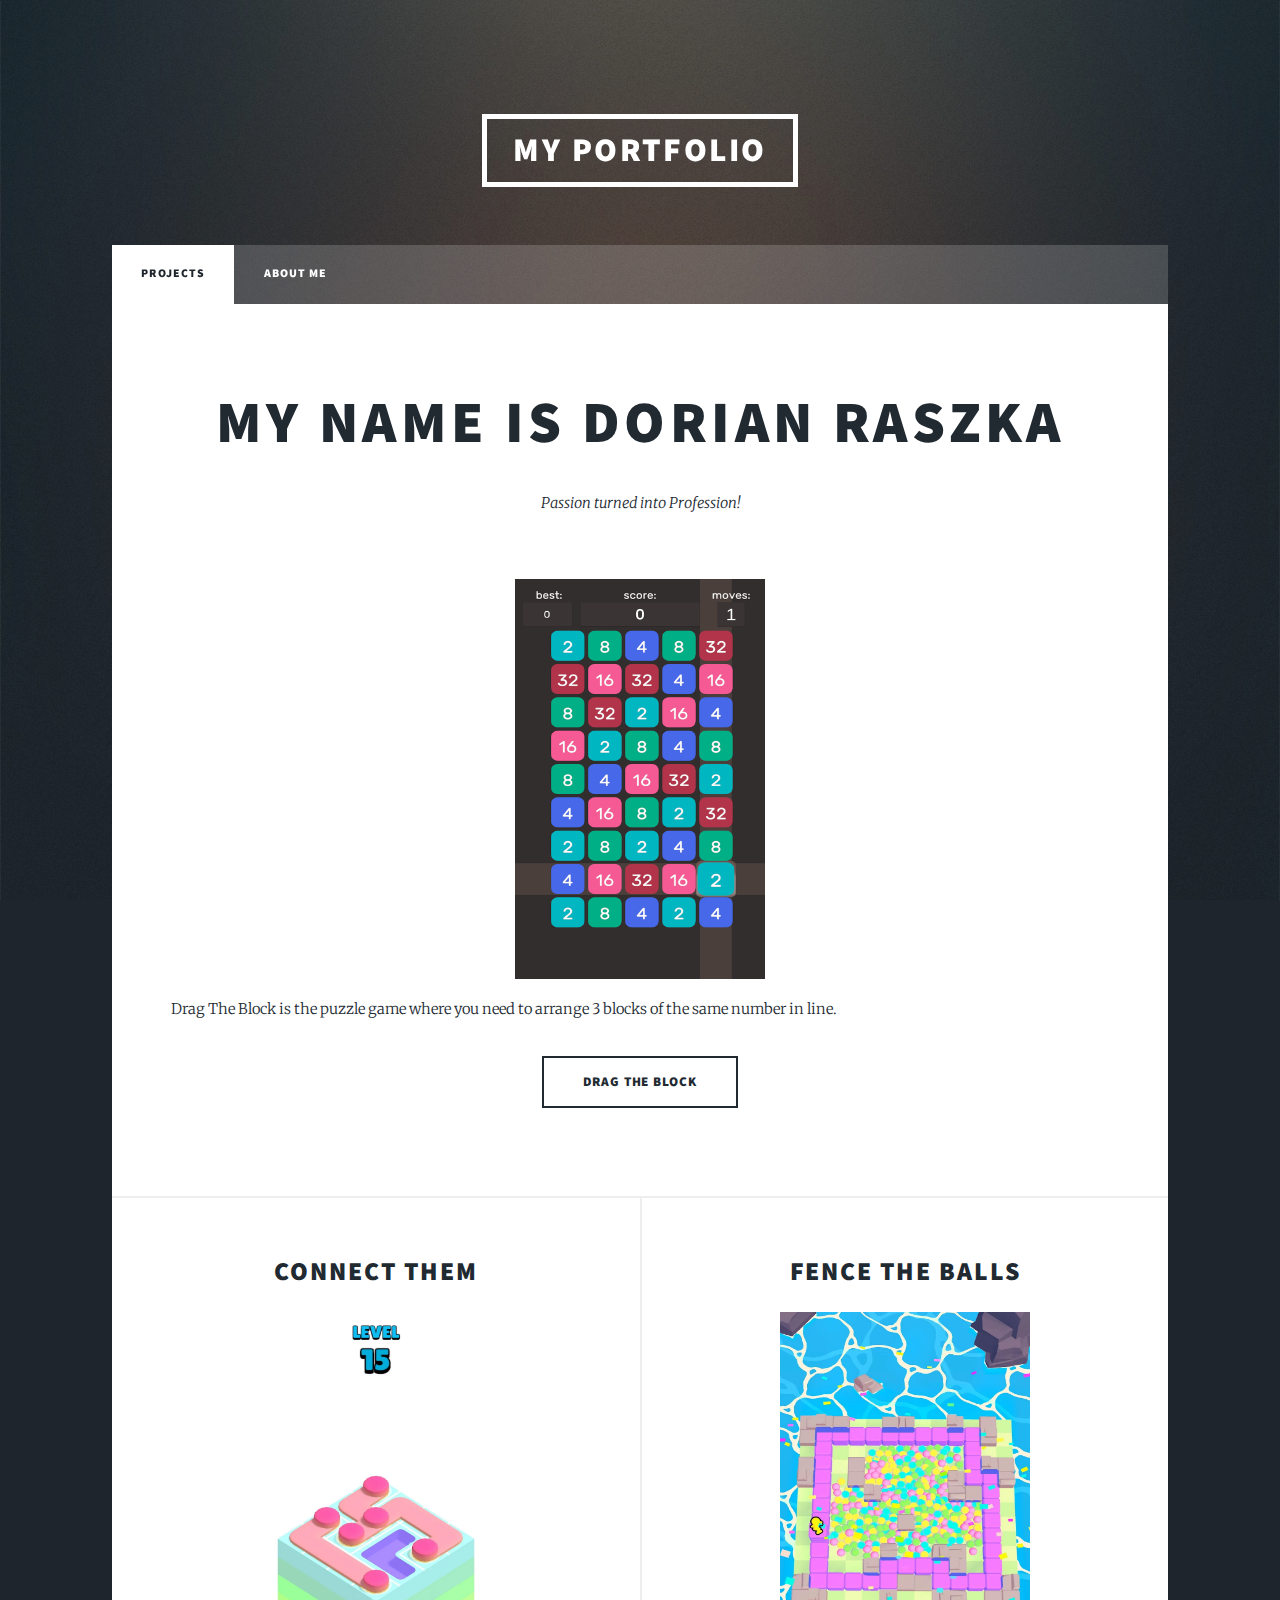
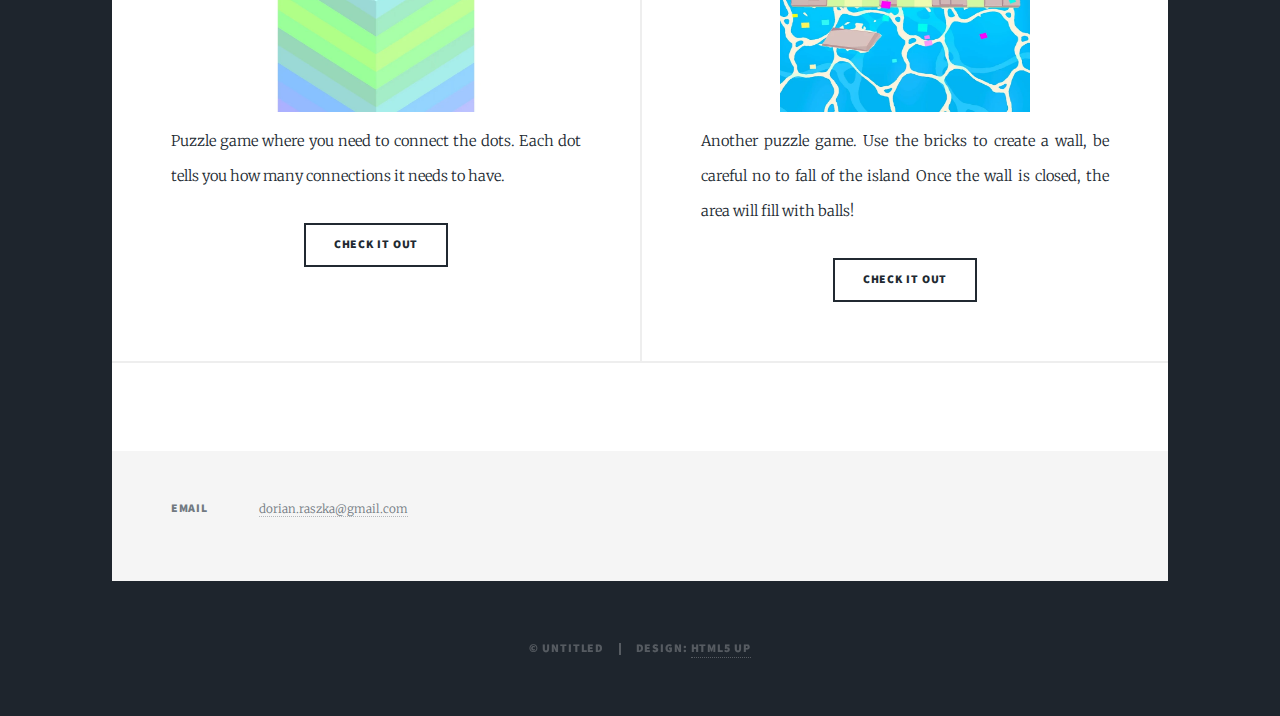
<file: index.html>
<!DOCTYPE HTML>
<!--
	Massively by HTML5 UP
	html5up.net | @ajlkn
	Free for personal and commercial use under the CCA 3.0 license (html5up.net/license)
-->
<html>
	<head>
		<title>Massively by HTML5 UP</title>
		<meta charset="utf-8" />
		<meta name="viewport" content="width=device-width, initial-scale=1, user-scalable=no" />
		<link rel="stylesheet" href="assets/css/main.css" />
		<noscript><link rel="stylesheet" href="assets/css/noscript.css" /></noscript>
	</head>
	<body class="is-preload">

		<!-- Wrapper -->
			<div id="wrapper" class="fade-in">

				<!-- Intro -->
					<div id="intro">
						<h1>My Portfolio</h1>
						<p>Couple projects I worked on in my current job</p>
						<ul class="actions">
						</ul>
					</div>

				<!-- Header -->
				<header id="header">
					<a href="index.html" class="logo">My Portfolio</a>
				</header>
				<!-- Nav -->
					<nav id="nav">
						<ul class="links">
							<li class="active"><a href="index.html">Projects</a></li>
							<li><a href="aboutme.html">About me</a></li>

						</ul>
					</nav>

				<!-- Main -->
					<div id="main">

						<!-- Featured Post -->
						<article class="post featured">
							<header class="major">
								<h2>
									<a href="#">
										My name is Dorian Raszka<br />
									</a>
								</h2>
								<p>
									Passion turned into Profession! <br />
								</p>
							</header>
							<a href="https://play.google.com/store/apps/details?id=com.Bugbomb.DragTheBlock" class="image"><img src="images/DragTheBlock.jpg" width="250" height="400" alt="" /></a>
							<p align="center">Drag The Block is the puzzle game where you need to arrange 3 blocks of the same number in line. </p>
							<ul class="actions special">
								<li><a href="https://play.google.com/store/apps/details?id=com.Bugbomb.DragTheBlock" class="button large">Drag The Block</a></li>
							</ul>
						</article>

						<!-- Posts -->
							<section class="posts">
								<article>
									<header>
										<h2><a href="#">Connect Them</a></h2>
									</header>
									<a href="https://play.google.com/store/apps/details?id=com.bugbomb.connectthem" class="image"><img src="images/ConnectThem.jpg" width="250" height="400" alt="" /></a>
									<p>
										Puzzle game where you need to connect the dots. Each dot tells you how many connections it needs to have.
									</p>
									<ul class="actions special">
										<li><a href="https://play.google.com/store/apps/details?id=com.bugbomb.connectthem" class="button">Check it out</a></li>
									</ul>
								</article>
								<article>
									<header>
										<h2><a href="#">Fence The Balls</a></h2>
									</header>
									<a href="https://play.google.com/store/apps/details?id=com.bugbomb.fencetheballs" class="image"><img src="images/FenceTheBalls.jpg" width="250" height="400"alt="" /></a>
									<p>
										Another puzzle game. Use the bricks to create a wall, be careful no to fall of the island
										Once the wall is closed, the area will fill with balls!
									</p>
									<ul class="actions special">
										<li><a href="https://play.google.com/store/apps/details?id=com.bugbomb.fencetheballs" class="button">Check it out</a></li>
									</ul>
								</article>
							</section>

						<!-- Footer -->
							<footer>
							</footer>

					</div>

				<!-- Footer -->
					<footer id="footer">
						<section class="split contact">
							<section>
								<h3>Email</h3>
								<p><a href="#">dorian.raszka@gmail.com</a></p>
							</section>
						</section>
					</footer>

				<!-- Copyright -->
					<div id="copyright">
						<ul><li>&copy; Untitled</li><li>Design: <a href="https://html5up.net">HTML5 UP</a></li></ul>
					</div>

			</div>

		<!-- Scripts -->
			<script src="assets/js/jquery.min.js"></script>
			<script src="assets/js/jquery.scrollex.min.js"></script>
			<script src="assets/js/jquery.scrolly.min.js"></script>
			<script src="assets/js/browser.min.js"></script>
			<script src="assets/js/breakpoints.min.js"></script>
			<script src="assets/js/util.js"></script>
			<script src="assets/js/main.js"></script>

	</body>
</html>
</file>
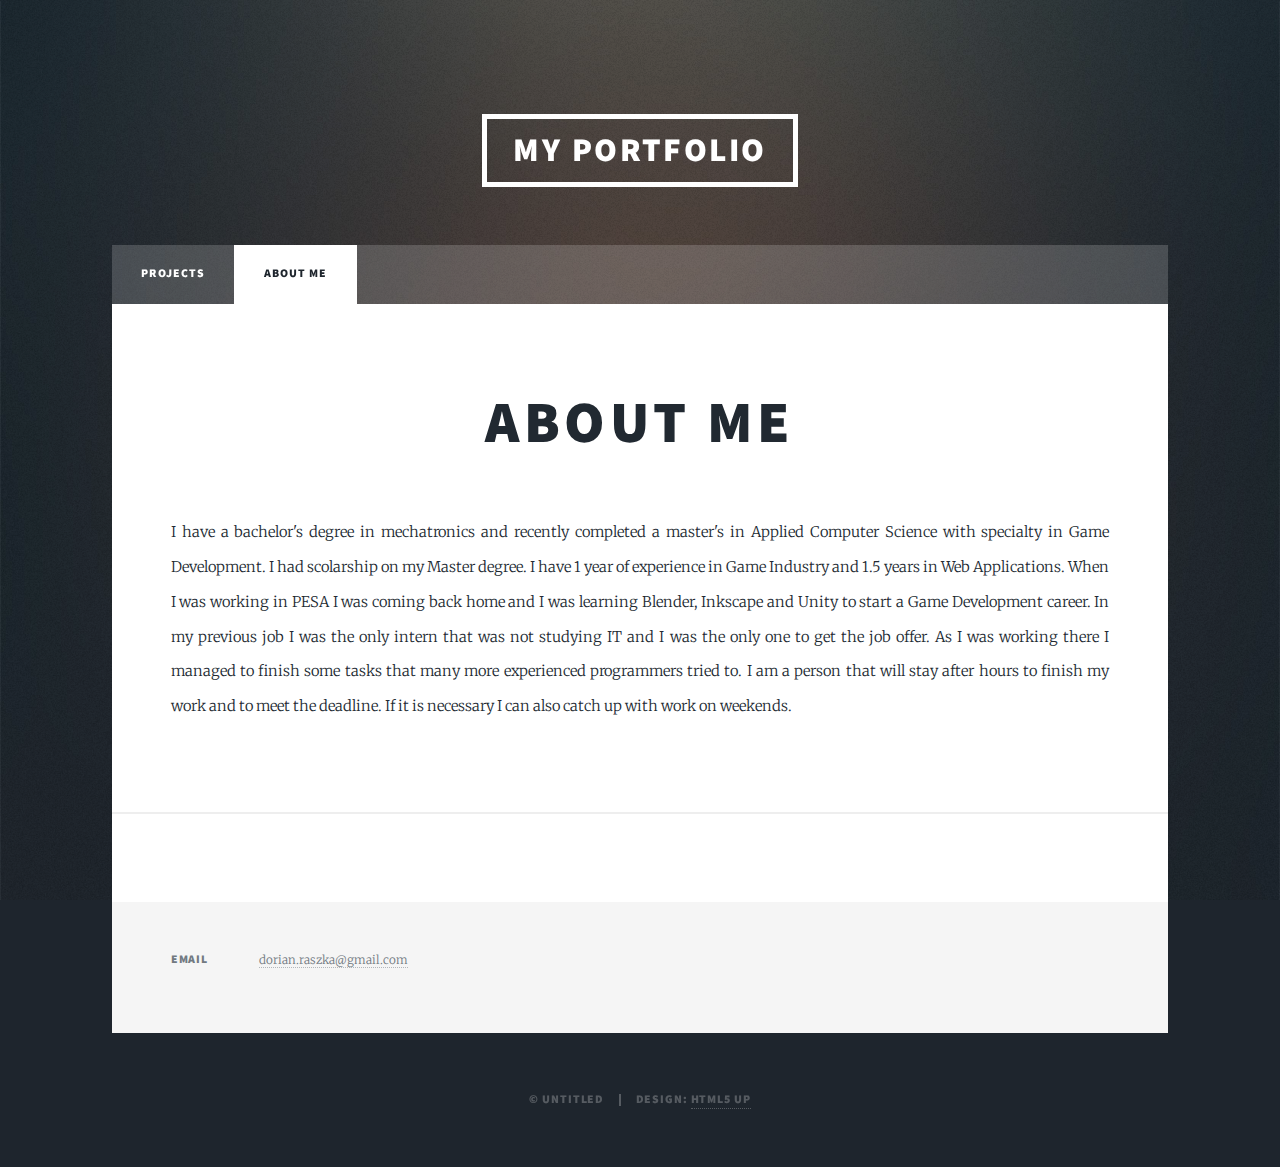
<file: aboutme.html>
<!DOCTYPE HTML>
<!--
	Massively by HTML5 UP
	html5up.net | @ajlkn
	Free for personal and commercial use under the CCA 3.0 license (html5up.net/license)
-->
<html>
	<head>
		<title>Massively by HTML5 UP</title>
		<meta charset="utf-8" />
		<meta name="viewport" content="width=device-width, initial-scale=1, user-scalable=no" />
		<link rel="stylesheet" href="assets/css/main.css" />
		<noscript><link rel="stylesheet" href="assets/css/noscript.css" /></noscript>
	</head>
	<body class="is-preload">

		<!-- Wrapper -->
			<div id="wrapper" class="fade-in">

				<!-- Intro -->
					<div id="intro">
						<h1>My Portfolio</h1>
						<p>Couple projects I worked on in my current job</p>
						<ul class="actions">
						</ul>
					</div>

				<!-- Header -->
				<header id="header">
					<a href="index.html" class="logo">My Portfolio</a>
				</header>
				<!-- Nav -->
					<nav id="nav">
						<ul class="links">
							<li><a href="index.html">Projects</a></li>
							<li class="active"><a href="aboutme.html">About me</a></li>
						</ul>
					</nav>

				<!-- Main -->
					<div id="main">

						<!-- Featured Post -->
						<article class="post featured">
							<header class="major">
								<h2>
									About me
								</h2>
							</header>
							<p align="center">
								I have a bachelor's degree in mechatronics and recently completed a master's in Applied Computer Science with specialty in Game Development. I had scolarship on my Master degree. I have 1 year of experience in Game Industry and 1.5 years in Web
								Applications. When I was working in PESA I was coming back home and I was learning Blender, Inkscape and Unity to start a Game Development career. In my
								previous job I was the only intern that was not studying IT and I was the only one to get the job offer. As I was working there I managed to finish some tasks that many
								more experienced programmers tried to. I am a person that will stay after hours to
								finish my work and to meet the deadline. If it is necessary I can also catch up with
								work on weekends.
							</p>

						</article>

					

						<!-- Footer -->
							<footer>
							</footer>

					</div>

				<!-- Footer -->
					<footer id="footer">
						<section class="split contact">
							<section>
								<h3>Email</h3>
								<p><a href="#">dorian.raszka@gmail.com</a></p>
							</section>
						</section>
					</footer>

				<!-- Copyright -->
					<div id="copyright">
						<ul><li>&copy; Untitled</li><li>Design: <a href="https://html5up.net">HTML5 UP</a></li></ul>
					</div>

			</div>

		<!-- Scripts -->
			<script src="assets/js/jquery.min.js"></script>
			<script src="assets/js/jquery.scrollex.min.js"></script>
			<script src="assets/js/jquery.scrolly.min.js"></script>
			<script src="assets/js/browser.min.js"></script>
			<script src="assets/js/breakpoints.min.js"></script>
			<script src="assets/js/util.js"></script>
			<script src="assets/js/main.js"></script>

	</body>
</html>
</file>
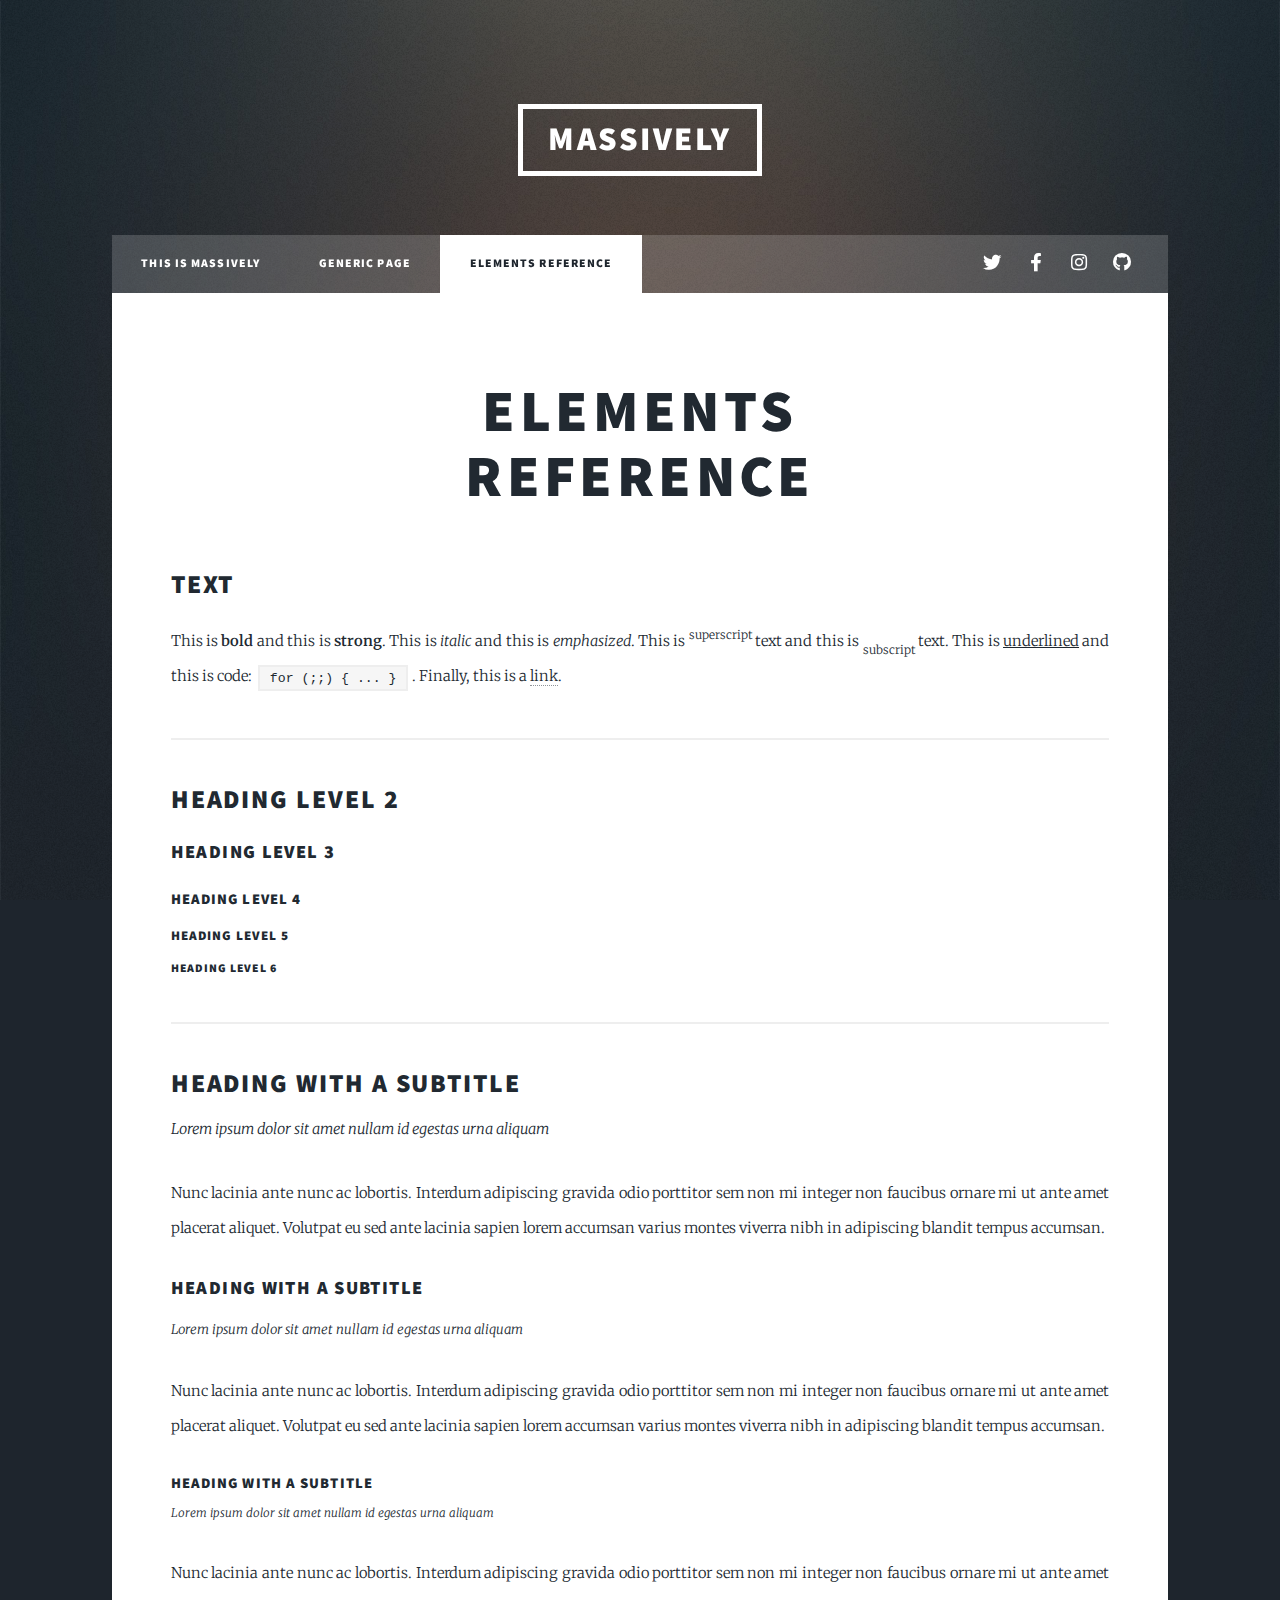
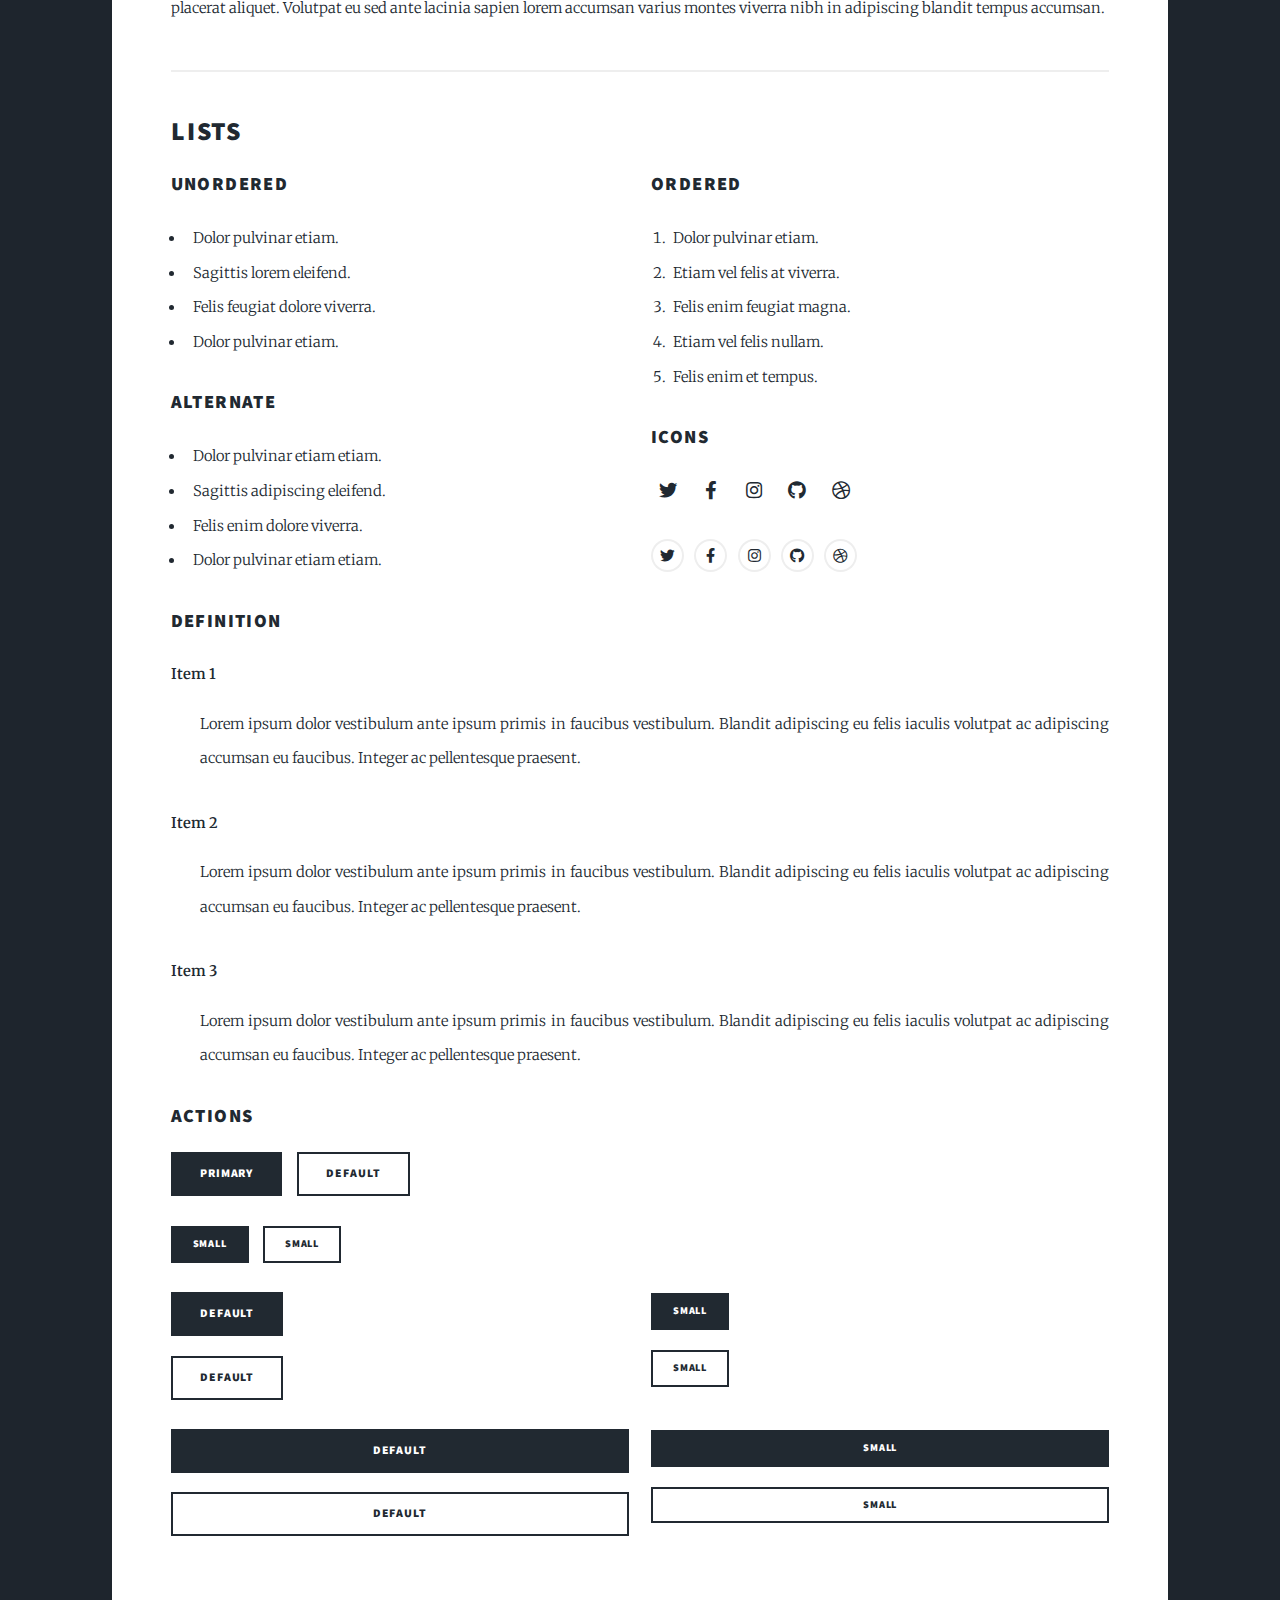
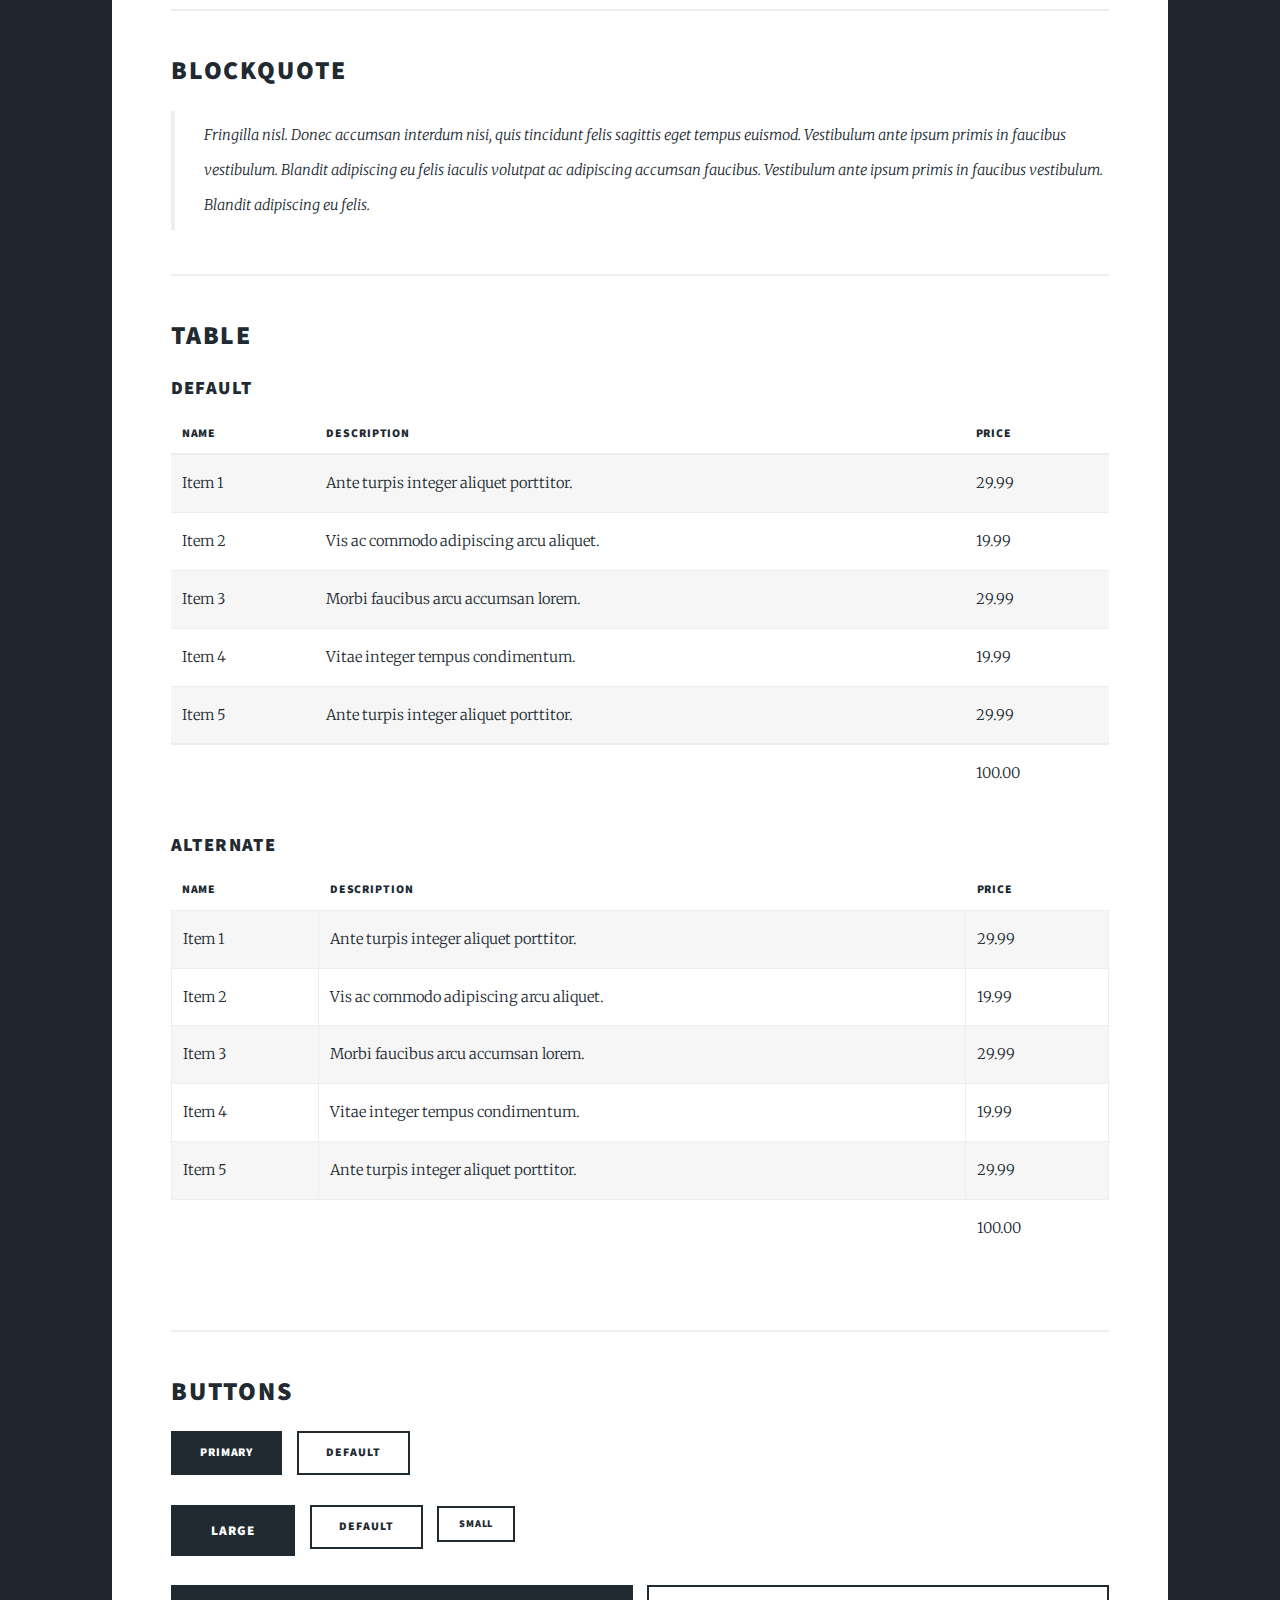
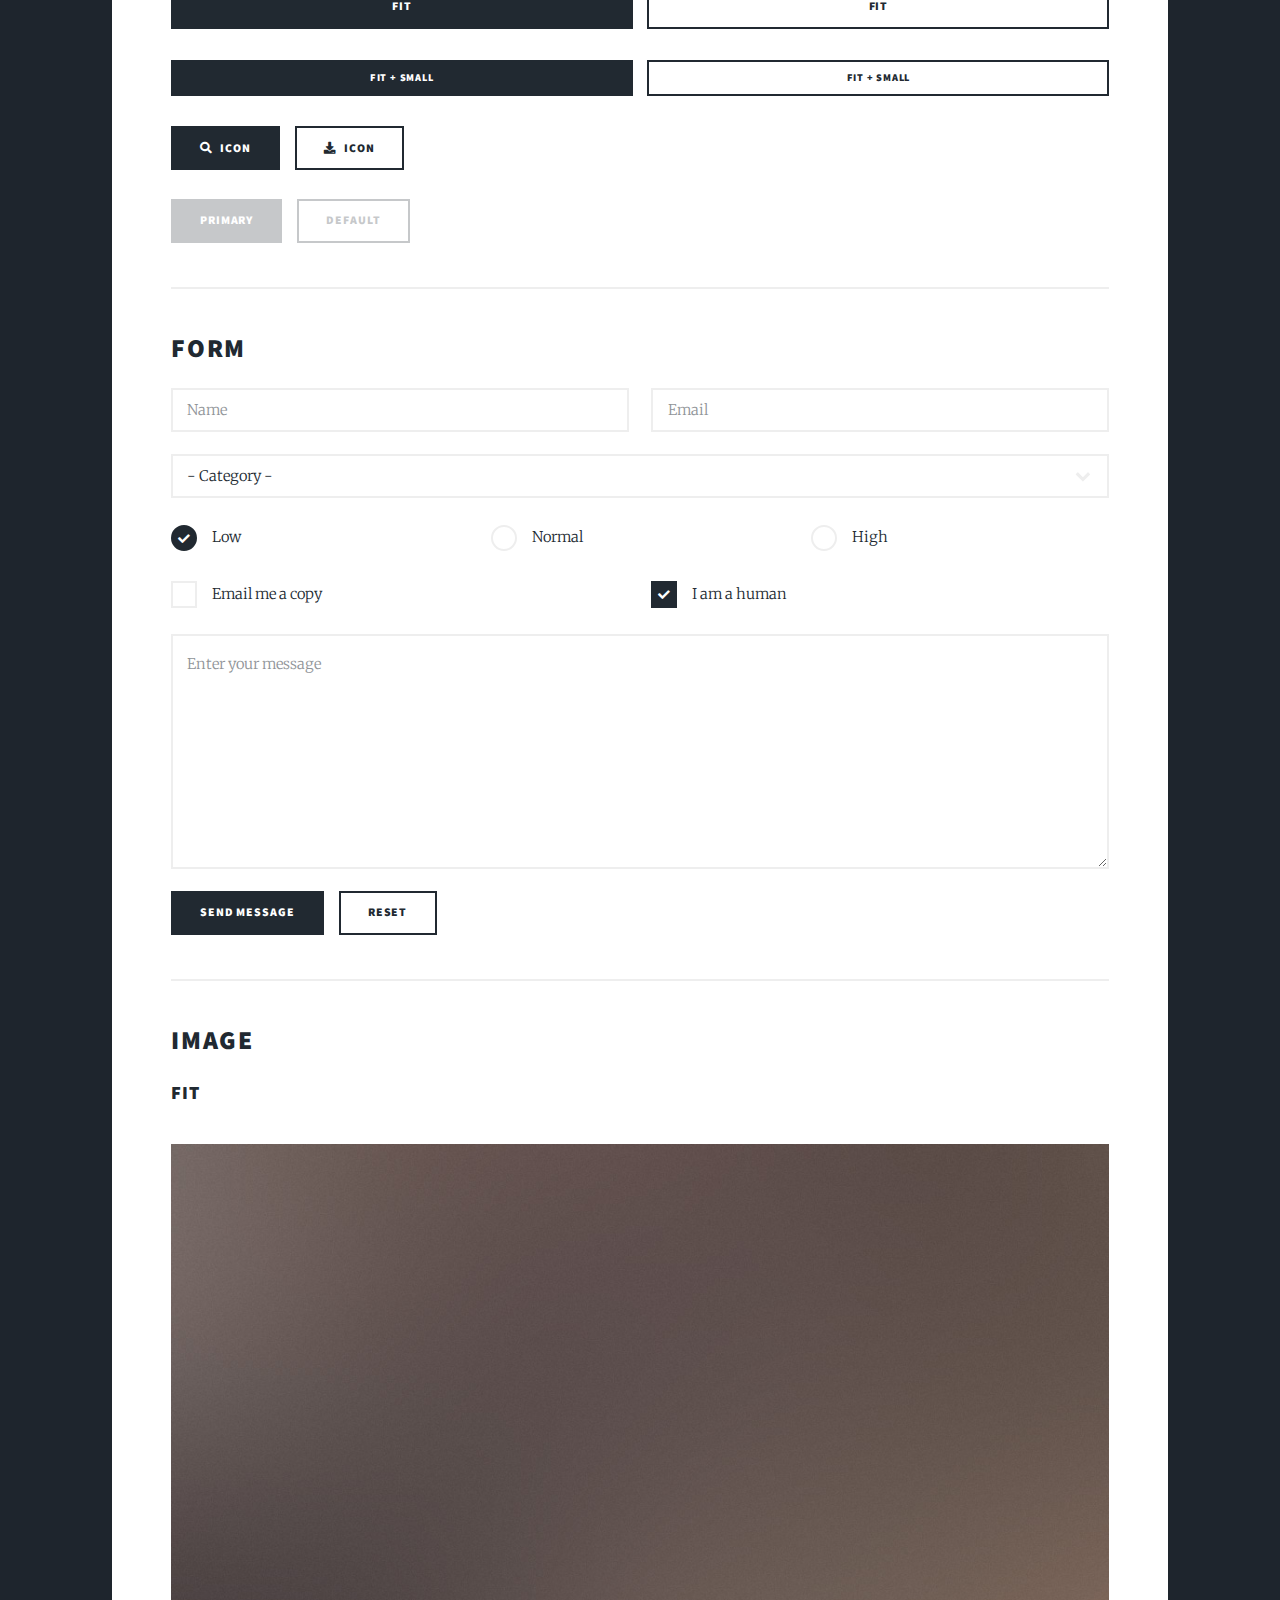
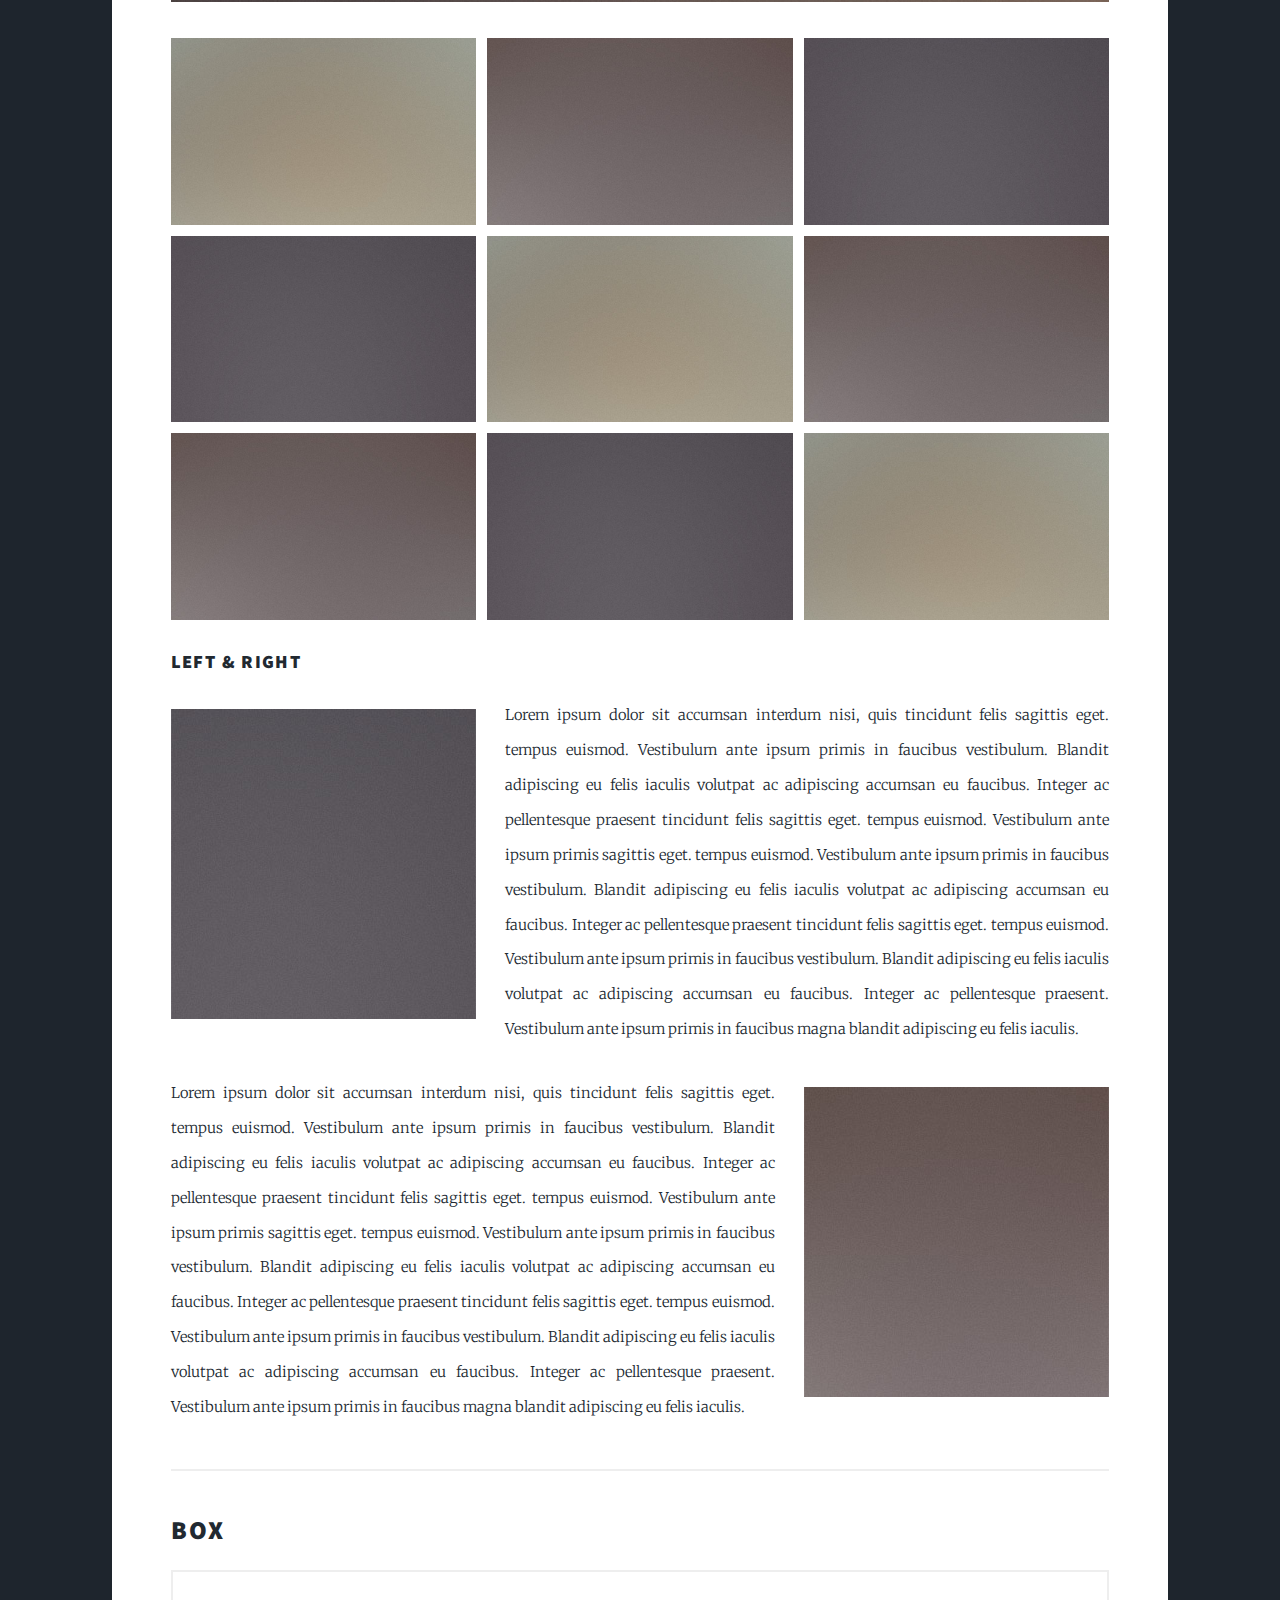
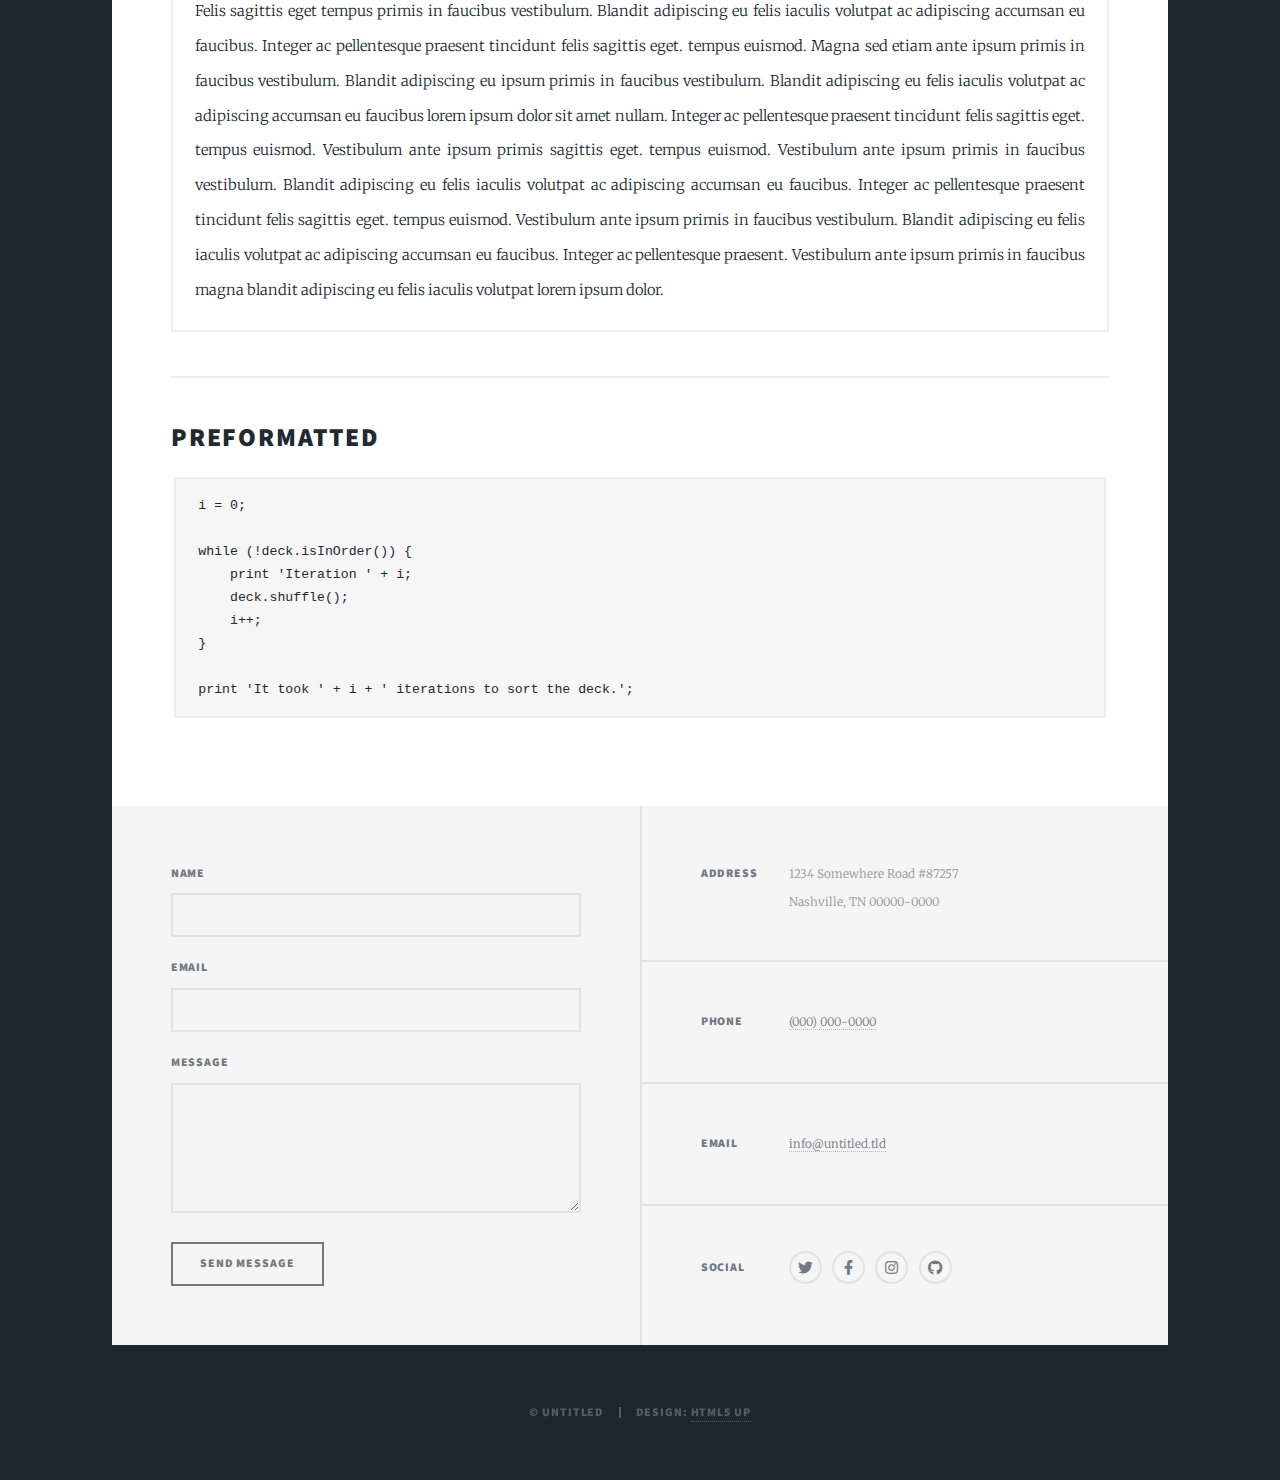
<file: elements.html>
<!DOCTYPE HTML>
<!--
	Massively by HTML5 UP
	html5up.net | @ajlkn
	Free for personal and commercial use under the CCA 3.0 license (html5up.net/license)
-->
<html>
	<head>
		<title>Elements Reference - Massively by HTML5 UP</title>
		<meta charset="utf-8" />
		<meta name="viewport" content="width=device-width, initial-scale=1, user-scalable=no" />
		<link rel="stylesheet" href="assets/css/main.css" />
		<noscript><link rel="stylesheet" href="assets/css/noscript.css" /></noscript>
	</head>
	<body class="is-preload">

		<!-- Wrapper -->
			<div id="wrapper">

				<!-- Header -->
					<header id="header">
						<a href="index.html" class="logo">Massively</a>
					</header>

				<!-- Nav -->
					<nav id="nav">
						<ul class="links">
							<li><a href="index.html">This is Massively</a></li>
							<li><a href="generic.html">Generic Page</a></li>
							<li class="active"><a href="elements.html">Elements Reference</a></li>
						</ul>
						<ul class="icons">
							<li><a href="#" class="icon brands fa-twitter"><span class="label">Twitter</span></a></li>
							<li><a href="#" class="icon brands fa-facebook-f"><span class="label">Facebook</span></a></li>
							<li><a href="#" class="icon brands fa-instagram"><span class="label">Instagram</span></a></li>
							<li><a href="#" class="icon brands fa-github"><span class="label">GitHub</span></a></li>
						</ul>
					</nav>

				<!-- Main -->
					<div id="main">

						<!-- Post -->
							<section class="post">
								<header class="major">
									<h1>Elements<br />
									Reference</h1>
								</header>

								<!-- Text stuff -->
									<h2>Text</h2>
									<p>This is <b>bold</b> and this is <strong>strong</strong>. This is <i>italic</i> and this is <em>emphasized</em>.
									This is <sup>superscript</sup> text and this is <sub>subscript</sub> text.
									This is <u>underlined</u> and this is code: <code>for (;;) { ... }</code>.
									Finally, this is a <a href="#">link</a>.</p>
									<hr />
									<h2>Heading Level 2</h2>
									<h3>Heading Level 3</h3>
									<h4>Heading Level 4</h4>
									<h5>Heading Level 5</h5>
									<h6>Heading Level 6</h6>
									<hr />
									<header>
										<h2>Heading with a Subtitle</h2>
										<p>Lorem ipsum dolor sit amet nullam id egestas urna aliquam</p>
									</header>
									<p>Nunc lacinia ante nunc ac lobortis. Interdum adipiscing gravida odio porttitor sem non mi integer non faucibus ornare mi ut ante amet placerat aliquet. Volutpat eu sed ante lacinia sapien lorem accumsan varius montes viverra nibh in adipiscing blandit tempus accumsan.</p>
									<header>
										<h3>Heading with a Subtitle</h3>
										<p>Lorem ipsum dolor sit amet nullam id egestas urna aliquam</p>
									</header>
									<p>Nunc lacinia ante nunc ac lobortis. Interdum adipiscing gravida odio porttitor sem non mi integer non faucibus ornare mi ut ante amet placerat aliquet. Volutpat eu sed ante lacinia sapien lorem accumsan varius montes viverra nibh in adipiscing blandit tempus accumsan.</p>
									<header>
										<h4>Heading with a Subtitle</h4>
										<p>Lorem ipsum dolor sit amet nullam id egestas urna aliquam</p>
									</header>
									<p>Nunc lacinia ante nunc ac lobortis. Interdum adipiscing gravida odio porttitor sem non mi integer non faucibus ornare mi ut ante amet placerat aliquet. Volutpat eu sed ante lacinia sapien lorem accumsan varius montes viverra nibh in adipiscing blandit tempus accumsan.</p>

									<hr />

								<!-- Lists -->
									<h2>Lists</h2>
									<div class="row">
										<div class="col-6 col-12-small">

											<h3>Unordered</h3>
											<ul>
												<li>Dolor pulvinar etiam.</li>
												<li>Sagittis lorem eleifend.</li>
												<li>Felis feugiat dolore viverra.</li>
												<li>Dolor pulvinar etiam.</li>
											</ul>

											<h3>Alternate</h3>
											<ul class="alt">
												<li>Dolor pulvinar etiam etiam.</li>
												<li>Sagittis adipiscing eleifend.</li>
												<li>Felis enim dolore viverra.</li>
												<li>Dolor pulvinar etiam etiam.</li>
											</ul>

										</div>
										<div class="col-6 col-12-small">

											<h3>Ordered</h3>
											<ol>
												<li>Dolor pulvinar etiam.</li>
												<li>Etiam vel felis at viverra.</li>
												<li>Felis enim feugiat magna.</li>
												<li>Etiam vel felis nullam.</li>
												<li>Felis enim et tempus.</li>
											</ol>

											<h3>Icons</h3>
											<ul class="icons">
												<li><a href="#" class="icon brands fa-twitter"><span class="label">Twitter</span></a></li>
												<li><a href="#" class="icon brands fa-facebook-f"><span class="label">Facebook</span></a></li>
												<li><a href="#" class="icon brands fa-instagram"><span class="label">Instagram</span></a></li>
												<li><a href="#" class="icon brands fa-github"><span class="label">Github</span></a></li>
												<li><a href="#" class="icon brands fa-dribbble"><span class="label">Dribbble</span></a></li>
											</ul>
											<ul class="icons alt">
												<li><a href="#" class="icon brands alt fa-twitter"><span class="label">Twitter</span></a></li>
												<li><a href="#" class="icon brands alt fa-facebook-f"><span class="label">Facebook</span></a></li>
												<li><a href="#" class="icon brands alt fa-instagram"><span class="label">Instagram</span></a></li>
												<li><a href="#" class="icon brands alt fa-github"><span class="label">Github</span></a></li>
												<li><a href="#" class="icon brands alt fa-dribbble"><span class="label">Dribbble</span></a></li>
											</ul>

										</div>
									</div>
									<h3>Definition</h3>
									<dl>
										<dt>Item 1</dt>
										<dd>
											<p>Lorem ipsum dolor vestibulum ante ipsum primis in faucibus vestibulum. Blandit adipiscing eu felis iaculis volutpat ac adipiscing accumsan eu faucibus. Integer ac pellentesque praesent.</p>
										</dd>
										<dt>Item 2</dt>
										<dd>
											<p>Lorem ipsum dolor vestibulum ante ipsum primis in faucibus vestibulum. Blandit adipiscing eu felis iaculis volutpat ac adipiscing accumsan eu faucibus. Integer ac pellentesque praesent.</p>
										</dd>
										<dt>Item 3</dt>
										<dd>
											<p>Lorem ipsum dolor vestibulum ante ipsum primis in faucibus vestibulum. Blandit adipiscing eu felis iaculis volutpat ac adipiscing accumsan eu faucibus. Integer ac pellentesque praesent.</p>
										</dd>
									</dl>

									<h3>Actions</h3>
									<ul class="actions">
										<li><a href="#" class="button primary">Primary</a></li>
										<li><a href="#" class="button">Default</a></li>
									</ul>
									<ul class="actions small">
										<li><a href="#" class="button primary small">Small</a></li>
										<li><a href="#" class="button small">Small</a></li>
									</ul>
									<div class="row">
										<div class="col-6 col-12-small">
											<ul class="actions stacked">
												<li><a href="#" class="button primary">Default</a></li>
												<li><a href="#" class="button">Default</a></li>
											</ul>
										</div>
										<div class="col-6 col-12-small">
											<ul class="actions stacked">
												<li><a href="#" class="button primary small">Small</a></li>
												<li><a href="#" class="button small">Small</a></li>
											</ul>
										</div>
									</div>
									<div class="row">
										<div class="col-6 col-12-small">
											<ul class="actions stacked">
												<li><a href="#" class="button primary fit">Default</a></li>
												<li><a href="#" class="button fit">Default</a></li>
											</ul>
										</div>
										<div class="col-6 col-12-small">
											<ul class="actions stacked">
												<li><a href="#" class="button primary small fit">Small</a></li>
												<li><a href="#" class="button small fit">Small</a></li>
											</ul>
										</div>
									</div>

									<hr />

								<!-- Blockquote -->
									<h2>Blockquote</h2>
									<blockquote>Fringilla nisl. Donec accumsan interdum nisi, quis tincidunt felis sagittis eget tempus euismod. Vestibulum ante ipsum primis in faucibus vestibulum. Blandit adipiscing eu felis iaculis volutpat ac adipiscing accumsan faucibus. Vestibulum ante ipsum primis in faucibus vestibulum. Blandit adipiscing eu felis.</blockquote>

									<hr />

								<!-- Table -->
									<h2>Table</h2>

									<h3>Default</h3>
									<div class="table-wrapper">
										<table>
											<thead>
												<tr>
													<th>Name</th>
													<th>Description</th>
													<th>Price</th>
												</tr>
											</thead>
											<tbody>
												<tr>
													<td>Item 1</td>
													<td>Ante turpis integer aliquet porttitor.</td>
													<td>29.99</td>
												</tr>
												<tr>
													<td>Item 2</td>
													<td>Vis ac commodo adipiscing arcu aliquet.</td>
													<td>19.99</td>
												</tr>
												<tr>
													<td>Item 3</td>
													<td> Morbi faucibus arcu accumsan lorem.</td>
													<td>29.99</td>
												</tr>
												<tr>
													<td>Item 4</td>
													<td>Vitae integer tempus condimentum.</td>
													<td>19.99</td>
												</tr>
												<tr>
													<td>Item 5</td>
													<td>Ante turpis integer aliquet porttitor.</td>
													<td>29.99</td>
												</tr>
											</tbody>
											<tfoot>
												<tr>
													<td colspan="2"></td>
													<td>100.00</td>
												</tr>
											</tfoot>
										</table>
									</div>

									<h3>Alternate</h3>
									<div class="table-wrapper">
										<table class="alt">
											<thead>
												<tr>
													<th>Name</th>
													<th>Description</th>
													<th>Price</th>
												</tr>
											</thead>
											<tbody>
												<tr>
													<td>Item 1</td>
													<td>Ante turpis integer aliquet porttitor.</td>
													<td>29.99</td>
												</tr>
												<tr>
													<td>Item 2</td>
													<td>Vis ac commodo adipiscing arcu aliquet.</td>
													<td>19.99</td>
												</tr>
												<tr>
													<td>Item 3</td>
													<td> Morbi faucibus arcu accumsan lorem.</td>
													<td>29.99</td>
												</tr>
												<tr>
													<td>Item 4</td>
													<td>Vitae integer tempus condimentum.</td>
													<td>19.99</td>
												</tr>
												<tr>
													<td>Item 5</td>
													<td>Ante turpis integer aliquet porttitor.</td>
													<td>29.99</td>
												</tr>
											</tbody>
											<tfoot>
												<tr>
													<td colspan="2"></td>
													<td>100.00</td>
												</tr>
											</tfoot>
										</table>
									</div>

									<hr />

								<!-- Buttons -->
									<h2>Buttons</h2>
									<ul class="actions">
										<li><a href="#" class="button primary">Primary</a></li>
										<li><a href="#" class="button">Default</a></li>
									</ul>
									<ul class="actions">
										<li><a href="#" class="button primary large">Large</a></li>
										<li><a href="#" class="button">Default</a></li>
										<li><a href="#" class="button small">Small</a></li>
									</ul>
									<ul class="actions fit">
										<li><a href="#" class="button primary fit">Fit</a></li>
										<li><a href="#" class="button fit">Fit</a></li>
									</ul>
									<ul class="actions fit small">
										<li><a href="#" class="button primary fit small">Fit + Small</a></li>
										<li><a href="#" class="button fit small">Fit + Small</a></li>
									</ul>
									<ul class="actions">
										<li><a href="#" class="button primary icon solid fa-search">Icon</a></li>
										<li><a href="#" class="button icon solid fa-download">Icon</a></li>
									</ul>
									<ul class="actions">
										<li><span class="button primary disabled">Primary</span></li>
										<li><span class="button disabled">Default</span></li>
									</ul>

									<hr />

								<!-- Form -->
									<h2>Form</h2>

									<form method="post" action="#">
										<div class="row gtr-uniform">
											<div class="col-6 col-12-xsmall">
												<input type="text" name="demo-name" id="demo-name" value="" placeholder="Name" />
											</div>
											<div class="col-6 col-12-xsmall">
												<input type="email" name="demo-email" id="demo-email" value="" placeholder="Email" />
											</div>
											<!-- Break -->
											<div class="col-12">
												<select name="demo-category" id="demo-category">
													<option value="">- Category -</option>
													<option value="1">Manufacturing</option>
													<option value="1">Shipping</option>
													<option value="1">Administration</option>
													<option value="1">Human Resources</option>
												</select>
											</div>
											<!-- Break -->
											<div class="col-4 col-12-small">
												<input type="radio" id="demo-priority-low" name="demo-priority" checked>
												<label for="demo-priority-low">Low</label>
											</div>
											<div class="col-4 col-12-small">
												<input type="radio" id="demo-priority-normal" name="demo-priority">
												<label for="demo-priority-normal">Normal</label>
											</div>
											<div class="col-4 col-12-small">
												<input type="radio" id="demo-priority-high" name="demo-priority">
												<label for="demo-priority-high">High</label>
											</div>
											<!-- Break -->
											<div class="col-6 col-12-small">
												<input type="checkbox" id="demo-copy" name="demo-copy">
												<label for="demo-copy">Email me a copy</label>
											</div>
											<div class="col-6 col-12-small">
												<input type="checkbox" id="demo-human" name="demo-human" checked>
												<label for="demo-human">I am a human</label>
											</div>
											<!-- Break -->
											<div class="col-12">
												<textarea name="demo-message" id="demo-message" placeholder="Enter your message" rows="6"></textarea>
											</div>
											<!-- Break -->
											<div class="col-12">
												<ul class="actions">
													<li><input type="submit" value="Send Message" class="primary" /></li>
													<li><input type="reset" value="Reset" /></li>
												</ul>
											</div>
										</div>
									</form>

									<hr />

								<!-- Image -->
									<h2>Image</h2>

									<h3>Fit</h3>
									<span class="image fit"><img src="images/pic01.jpg" alt="" /></span>
									<div class="box alt">
										<div class="row gtr-50 gtr-uniform">
											<div class="col-4"><span class="image fit"><img src="images/pic02.jpg" alt="" /></span></div>
											<div class="col-4"><span class="image fit"><img src="images/pic03.jpg" alt="" /></span></div>
											<div class="col-4"><span class="image fit"><img src="images/pic04.jpg" alt="" /></span></div>
											<!-- Break -->
											<div class="col-4"><span class="image fit"><img src="images/pic04.jpg" alt="" /></span></div>
											<div class="col-4"><span class="image fit"><img src="images/pic02.jpg" alt="" /></span></div>
											<div class="col-4"><span class="image fit"><img src="images/pic03.jpg" alt="" /></span></div>
											<!-- Break -->
											<div class="col-4"><span class="image fit"><img src="images/pic03.jpg" alt="" /></span></div>
											<div class="col-4"><span class="image fit"><img src="images/pic04.jpg" alt="" /></span></div>
											<div class="col-4"><span class="image fit"><img src="images/pic02.jpg" alt="" /></span></div>
										</div>
									</div>

									<h3>Left &amp; Right</h3>
									<p><span class="image left"><img src="images/pic08.jpg" alt="" /></span>Lorem ipsum dolor sit accumsan interdum nisi, quis tincidunt felis sagittis eget. tempus euismod. Vestibulum ante ipsum primis in faucibus vestibulum. Blandit adipiscing eu felis iaculis volutpat ac adipiscing accumsan eu faucibus. Integer ac pellentesque praesent tincidunt felis sagittis eget. tempus euismod. Vestibulum ante ipsum primis sagittis eget. tempus euismod. Vestibulum ante ipsum primis in faucibus vestibulum. Blandit adipiscing eu felis iaculis volutpat ac adipiscing accumsan eu faucibus. Integer ac pellentesque praesent tincidunt felis sagittis eget. tempus euismod. Vestibulum ante ipsum primis in faucibus vestibulum. Blandit adipiscing eu felis iaculis volutpat ac adipiscing accumsan eu faucibus. Integer ac pellentesque praesent. Vestibulum ante ipsum primis in faucibus magna blandit adipiscing eu felis iaculis.</p>
									<p><span class="image right"><img src="images/pic09.jpg" alt="" /></span>Lorem ipsum dolor sit accumsan interdum nisi, quis tincidunt felis sagittis eget. tempus euismod. Vestibulum ante ipsum primis in faucibus vestibulum. Blandit adipiscing eu felis iaculis volutpat ac adipiscing accumsan eu faucibus. Integer ac pellentesque praesent tincidunt felis sagittis eget. tempus euismod. Vestibulum ante ipsum primis sagittis eget. tempus euismod. Vestibulum ante ipsum primis in faucibus vestibulum. Blandit adipiscing eu felis iaculis volutpat ac adipiscing accumsan eu faucibus. Integer ac pellentesque praesent tincidunt felis sagittis eget. tempus euismod. Vestibulum ante ipsum primis in faucibus vestibulum. Blandit adipiscing eu felis iaculis volutpat ac adipiscing accumsan eu faucibus. Integer ac pellentesque praesent. Vestibulum ante ipsum primis in faucibus magna blandit adipiscing eu felis iaculis.</p>

									<hr />

								<!-- Box -->
									<h2>Box</h2>
									<div class="box">
										<p>Felis sagittis eget tempus primis in faucibus vestibulum. Blandit adipiscing eu felis iaculis volutpat ac adipiscing accumsan eu faucibus. Integer ac pellentesque praesent tincidunt felis sagittis eget. tempus euismod. Magna sed etiam ante ipsum primis in faucibus vestibulum. Blandit adipiscing eu ipsum primis in faucibus vestibulum. Blandit adipiscing eu felis iaculis volutpat ac adipiscing accumsan eu faucibus lorem ipsum dolor sit amet nullam. Integer ac pellentesque praesent tincidunt felis sagittis eget. tempus euismod. Vestibulum ante ipsum primis sagittis eget. tempus euismod. Vestibulum ante ipsum primis in faucibus vestibulum. Blandit adipiscing eu felis iaculis volutpat ac adipiscing accumsan eu faucibus. Integer ac pellentesque praesent tincidunt felis sagittis eget. tempus euismod. Vestibulum ante ipsum primis in faucibus vestibulum. Blandit adipiscing eu felis iaculis volutpat ac adipiscing accumsan eu faucibus. Integer ac pellentesque praesent. Vestibulum ante ipsum primis in faucibus magna blandit adipiscing eu felis iaculis volutpat lorem ipsum dolor.</p>
									</div>

									<hr />

								<!-- Preformatted Code -->
									<h2>Preformatted</h2>
									<pre><code>i = 0;

while (!deck.isInOrder()) {
    print 'Iteration ' + i;
    deck.shuffle();
    i++;
}

print 'It took ' + i + ' iterations to sort the deck.';
</code></pre>

							</section>

					</div>

				<!-- Footer -->
					<footer id="footer">
						<section>
							<form method="post" action="#">
								<div class="fields">
									<div class="field">
										<label for="name">Name</label>
										<input type="text" name="name" id="name" />
									</div>
									<div class="field">
										<label for="email">Email</label>
										<input type="text" name="email" id="email" />
									</div>
									<div class="field">
										<label for="message">Message</label>
										<textarea name="message" id="message" rows="3"></textarea>
									</div>
								</div>
								<ul class="actions">
									<li><input type="submit" value="Send Message" /></li>
								</ul>
							</form>
						</section>
						<section class="split contact">
							<section class="alt">
								<h3>Address</h3>
								<p>1234 Somewhere Road #87257<br />
								Nashville, TN 00000-0000</p>
							</section>
							<section>
								<h3>Phone</h3>
								<p><a href="#">(000) 000-0000</a></p>
							</section>
							<section>
								<h3>Email</h3>
								<p><a href="#">info@untitled.tld</a></p>
							</section>
							<section>
								<h3>Social</h3>
								<ul class="icons alt">
									<li><a href="#" class="icon brands alt fa-twitter"><span class="label">Twitter</span></a></li>
									<li><a href="#" class="icon brands alt fa-facebook-f"><span class="label">Facebook</span></a></li>
									<li><a href="#" class="icon brands alt fa-instagram"><span class="label">Instagram</span></a></li>
									<li><a href="#" class="icon brands alt fa-github"><span class="label">GitHub</span></a></li>
								</ul>
							</section>
						</section>
					</footer>

				<!-- Copyright -->
					<div id="copyright">
						<ul><li>&copy; Untitled</li><li>Design: <a href="https://html5up.net">HTML5 UP</a></li></ul>
					</div>

			</div>

		<!-- Scripts -->
			<script src="assets/js/jquery.min.js"></script>
			<script src="assets/js/jquery.scrollex.min.js"></script>
			<script src="assets/js/jquery.scrolly.min.js"></script>
			<script src="assets/js/browser.min.js"></script>
			<script src="assets/js/breakpoints.min.js"></script>
			<script src="assets/js/util.js"></script>
			<script src="assets/js/main.js"></script>

	</body>
</html>
</file>
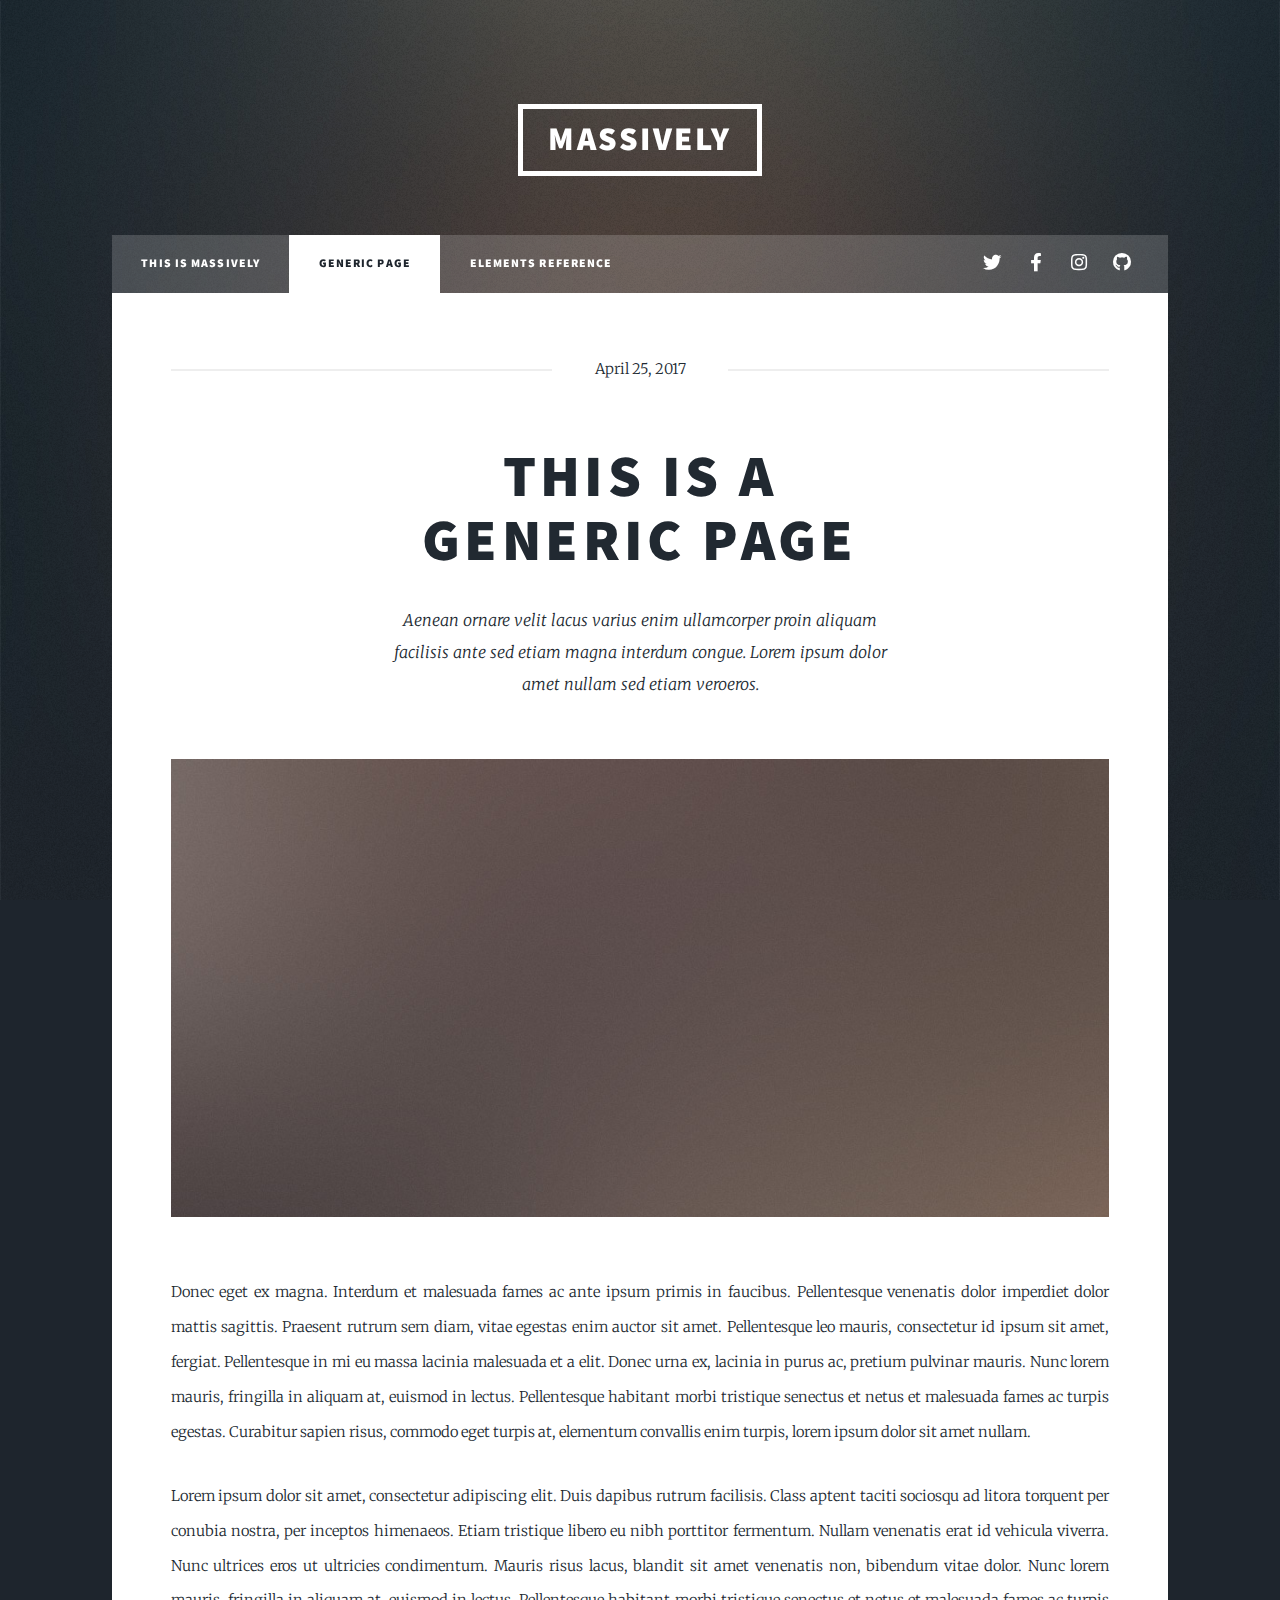
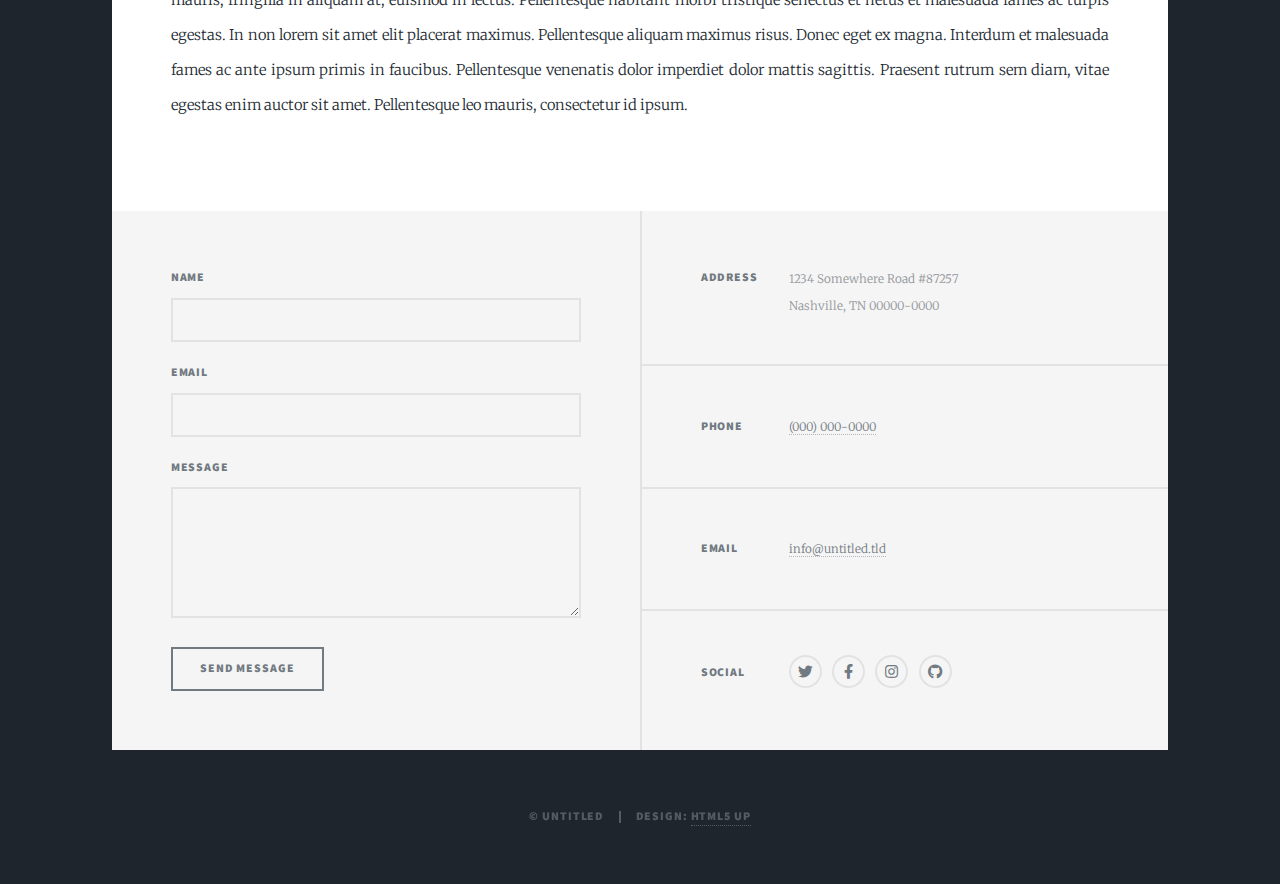
<file: generic.html>
<!DOCTYPE HTML>
<!--
	Massively by HTML5 UP
	html5up.net | @ajlkn
	Free for personal and commercial use under the CCA 3.0 license (html5up.net/license)
-->
<html>
	<head>
		<title>Generic Page - Massively by HTML5 UP</title>
		<meta charset="utf-8" />
		<meta name="viewport" content="width=device-width, initial-scale=1, user-scalable=no" />
		<link rel="stylesheet" href="assets/css/main.css" />
		<noscript><link rel="stylesheet" href="assets/css/noscript.css" /></noscript>
	</head>
	<body class="is-preload">

		<!-- Wrapper -->
			<div id="wrapper">

				<!-- Header -->
					<header id="header">
						<a href="index.html" class="logo">Massively</a>
					</header>

				<!-- Nav -->
					<nav id="nav">
						<ul class="links">
							<li><a href="index.html">This is Massively</a></li>
							<li class="active"><a href="generic.html">Generic Page</a></li>
							<li><a href="elements.html">Elements Reference</a></li>
						</ul>
						<ul class="icons">
							<li><a href="#" class="icon brands fa-twitter"><span class="label">Twitter</span></a></li>
							<li><a href="#" class="icon brands fa-facebook-f"><span class="label">Facebook</span></a></li>
							<li><a href="#" class="icon brands fa-instagram"><span class="label">Instagram</span></a></li>
							<li><a href="#" class="icon brands fa-github"><span class="label">GitHub</span></a></li>
						</ul>
					</nav>

				<!-- Main -->
					<div id="main">

						<!-- Post -->
							<section class="post">
								<header class="major">
									<span class="date">April 25, 2017</span>
									<h1>This is a<br />
									Generic Page</h1>
									<p>Aenean ornare velit lacus varius enim ullamcorper proin aliquam<br />
									facilisis ante sed etiam magna interdum congue. Lorem ipsum dolor<br />
									amet nullam sed etiam veroeros.</p>
								</header>
								<div class="image main"><img src="images/pic01.jpg" alt="" /></div>
								<p>Donec eget ex magna. Interdum et malesuada fames ac ante ipsum primis in faucibus. Pellentesque venenatis dolor imperdiet dolor mattis sagittis. Praesent rutrum sem diam, vitae egestas enim auctor sit amet. Pellentesque leo mauris, consectetur id ipsum sit amet, fergiat. Pellentesque in mi eu massa lacinia malesuada et a elit. Donec urna ex, lacinia in purus ac, pretium pulvinar mauris. Nunc lorem mauris, fringilla in aliquam at, euismod in lectus. Pellentesque habitant morbi tristique senectus et netus et malesuada fames ac turpis egestas. Curabitur sapien risus, commodo eget turpis at, elementum convallis enim turpis, lorem ipsum dolor sit amet nullam.</p>
								<p>Lorem ipsum dolor sit amet, consectetur adipiscing elit. Duis dapibus rutrum facilisis. Class aptent taciti sociosqu ad litora torquent per conubia nostra, per inceptos himenaeos. Etiam tristique libero eu nibh porttitor fermentum. Nullam venenatis erat id vehicula viverra. Nunc ultrices eros ut ultricies condimentum. Mauris risus lacus, blandit sit amet venenatis non, bibendum vitae dolor. Nunc lorem mauris, fringilla in aliquam at, euismod in lectus. Pellentesque habitant morbi tristique senectus et netus et malesuada fames ac turpis egestas. In non lorem sit amet elit placerat maximus. Pellentesque aliquam maximus risus. Donec eget ex magna. Interdum et malesuada fames ac ante ipsum primis in faucibus. Pellentesque venenatis dolor imperdiet dolor mattis sagittis. Praesent rutrum sem diam, vitae egestas enim auctor sit amet. Pellentesque leo mauris, consectetur id ipsum.</p>
							</section>

					</div>

				<!-- Footer -->
					<footer id="footer">
						<section>
							<form method="post" action="#">
								<div class="fields">
									<div class="field">
										<label for="name">Name</label>
										<input type="text" name="name" id="name" />
									</div>
									<div class="field">
										<label for="email">Email</label>
										<input type="text" name="email" id="email" />
									</div>
									<div class="field">
										<label for="message">Message</label>
										<textarea name="message" id="message" rows="3"></textarea>
									</div>
								</div>
								<ul class="actions">
									<li><input type="submit" value="Send Message" /></li>
								</ul>
							</form>
						</section>
						<section class="split contact">
							<section class="alt">
								<h3>Address</h3>
								<p>1234 Somewhere Road #87257<br />
								Nashville, TN 00000-0000</p>
							</section>
							<section>
								<h3>Phone</h3>
								<p><a href="#">(000) 000-0000</a></p>
							</section>
							<section>
								<h3>Email</h3>
								<p><a href="#">info@untitled.tld</a></p>
							</section>
							<section>
								<h3>Social</h3>
								<ul class="icons alt">
									<li><a href="#" class="icon brands alt fa-twitter"><span class="label">Twitter</span></a></li>
									<li><a href="#" class="icon brands alt fa-facebook-f"><span class="label">Facebook</span></a></li>
									<li><a href="#" class="icon brands alt fa-instagram"><span class="label">Instagram</span></a></li>
									<li><a href="#" class="icon brands alt fa-github"><span class="label">GitHub</span></a></li>
								</ul>
							</section>
						</section>
					</footer>

				<!-- Copyright -->
					<div id="copyright">
						<ul><li>&copy; Untitled</li><li>Design: <a href="https://html5up.net">HTML5 UP</a></li></ul>
					</div>

			</div>

		<!-- Scripts -->
			<script src="assets/js/jquery.min.js"></script>
			<script src="assets/js/jquery.scrollex.min.js"></script>
			<script src="assets/js/jquery.scrolly.min.js"></script>
			<script src="assets/js/browser.min.js"></script>
			<script src="assets/js/breakpoints.min.js"></script>
			<script src="assets/js/util.js"></script>
			<script src="assets/js/main.js"></script>

	</body>
</html>
</file>
<file: assets/css/main.css>
@import url(fontawesome-all.min.css);
@import url("https://fonts.googleapis.com/css?family=Merriweather:300,700,300italic,700italic|Source+Sans+Pro:900");

/*
	Massively by HTML5 UP
	html5up.net | @ajlkn
	Free for personal and commercial use under the CCA 3.0 license (html5up.net/license)
*/

html, body, div, span, applet, object,
iframe, h1, h2, h3, h4, h5, h6, p, blockquote,
pre, a, abbr, acronym, address, big, cite,
code, del, dfn, em, img, ins, kbd, q, s, samp,
small, strike, strong, sub, sup, tt, var, b,
u, i, center, dl, dt, dd, ol, ul, li, fieldset,
form, label, legend, table, caption, tbody,
tfoot, thead, tr, th, td, article, aside,
canvas, details, embed, figure, figcaption,
footer, header, hgroup, menu, nav, output, ruby,
section, summary, time, mark, audio, video {
	margin: 0;
	padding: 0;
	border: 0;
	font-size: 100%;
	font: inherit;
	vertical-align: baseline;}

article, aside, details, figcaption, figure,
footer, header, hgroup, menu, nav, section {
	display: block;}

body {
	line-height: 1;
}

ol, ul {
	list-style: none;
}

blockquote, q {
	quotes: none;
}

	blockquote:before, blockquote:after, q:before, q:after {
		content: '';
		content: none;
	}

table {
	border-collapse: collapse;
	border-spacing: 0;
}

body {
	-webkit-text-size-adjust: none;
}

mark {
	background-color: transparent;
	color: inherit;
}

input::-moz-focus-inner {
	border: 0;
	padding: 0;
}

input, select, textarea {
	-moz-appearance: none;
	-webkit-appearance: none;
	-ms-appearance: none;
	appearance: none;
}

/* Basic */

	@-ms-viewport {
		width: device-width;
	}

	body {
		-ms-overflow-style: scrollbar;
	}

	@media screen and (max-width: 480px) {

		html, body {
			min-width: 320px;
		}

	}

	html {
		box-sizing: border-box;
	}

	*, *:before, *:after {
		box-sizing: inherit;
	}

	body {
		background-color: #1e252d;
	}

		body.is-preload *, body.is-preload *:before, body.is-preload *:after {
			-moz-animation: none !important;
			-webkit-animation: none !important;
			-ms-animation: none !important;
			animation: none !important;
			-moz-transition: none !important;
			-webkit-transition: none !important;
			-ms-transition: none !important;
			transition: none !important;
		}

/* Type */

	html {
		font-size: 16pt;
	}

		@media screen and (max-width: 1680px) {

			html {
				font-size: 12pt;
			}

		}

		@media screen and (max-width: 1280px) {

			html {
				font-size: 11pt;
			}

		}

		@media screen and (max-width: 360px) {

			html {
				font-size: 10pt;
			}

		}

	body {
		color: #212931;
	}

	body, input, select, textarea {
		font-family: "Merriweather", Georgia, serif;
		font-weight: 300;
		font-size: 1rem;
		line-height: 2.375;
	}

	a {
		-moz-transition: color 0.2s ease-in-out, background-color 0.2s ease-in-out, border-color 0.2s ease-in-out, box-shadow 0.2s ease-in-out;
		-webkit-transition: color 0.2s ease-in-out, background-color 0.2s ease-in-out, border-color 0.2s ease-in-out, box-shadow 0.2s ease-in-out;
		-ms-transition: color 0.2s ease-in-out, background-color 0.2s ease-in-out, border-color 0.2s ease-in-out, box-shadow 0.2s ease-in-out;
		transition: color 0.2s ease-in-out, background-color 0.2s ease-in-out, border-color 0.2s ease-in-out, box-shadow 0.2s ease-in-out;
		border-bottom: dotted 1px;
		text-decoration: none;
	}

		a:hover {
			border-bottom-color: transparent;
		}

	strong, b {
		font-weight: 600;
	}

	em, i {
		font-style: italic;
	}

	p {
		text-align: justify;
		margin: 0 0 2rem 0;
	}

	h1, h2, h3, h4, h5, h6 {
		font-family: "Source Sans Pro", Helvetica, sans-serif;
		font-weight: 900;
		line-height: 1.5;
		letter-spacing: 0.075em;
		text-transform: uppercase;
		margin: 0 0 1rem 0;
	}

		h1 a, h2 a, h3 a, h4 a, h5 a, h6 a {
			border-bottom: 0;
			color: inherit;
			text-decoration: none;
		}

	h1 {
		font-size: 4rem;
		line-height: 1.1;
		margin: 0 0 2rem 0;
	}

	h2 {
		font-size: 1.75rem;
		line-height: 1.3;
		margin: 0 0 1.5rem 0;
	}

	h3 {
		font-size: 1.25rem;
		margin: 0 0 1.5rem 0;
	}

	h4 {
		font-size: 1rem;
	}

	h5 {
		font-size: 0.9rem;
	}

	h6 {
		font-size: 0.8rem;
	}

	sub {
		font-size: 0.8rem;
		position: relative;
		top: 0.5rem;
	}

	sup {
		font-size: 0.8rem;
		position: relative;
		top: -0.5rem;
	}

	blockquote {
		border-left: solid 4px;
		font-style: italic;
		margin: 0 0 2rem 0;
		padding: 0.5rem 0 0.5rem 2rem;
	}

	code {
		border: solid 2px;
		font-family: "Courier New", monospace;
		font-size: 0.9rem;
		margin: 0 0.25rem;
		padding: 0.25rem 0.65rem;
	}

	pre {
		-webkit-overflow-scrolling: touch;
		font-family: "Courier New", monospace;
		font-size: 0.9rem;
		margin: 0 0 2rem 0;
	}

		pre code {
			display: block;
			line-height: 1.75;
			padding: 1rem 1.5rem;
			overflow-x: auto;
		}

	hr {
		border: 0;
		border-bottom: solid 2px;
		margin: 3rem 0;
	}

		hr.major {
			margin: 5rem 0;
		}

	.align-left {
		text-align: left;
	}

	.align-center {
		text-align: center;
	}

	.align-right {
		text-align: right;
	}

	input, select, textarea {
		color: #212931;
	}

	a {
		color: #212931;
		border-bottom-color: rgba(33, 41, 49, 0.5);
	}

		a:hover {
			border-bottom-color: transparent;
			color: #18bfef !important;
		}

	strong, b {
		color: #212931;
	}

	h1, h2, h3, h4, h5, h6 {
		color: #212931;
	}

	blockquote {
		border-left-color: #eeeeee;
	}

	code {
		background: rgba(220, 220, 220, 0.25);
		border-color: #eeeeee;
	}

	hr {
		border-bottom-color: #eeeeee;
	}

/* Row */

	.row {
		display: flex;
		flex-wrap: wrap;
		box-sizing: border-box;
		align-items: stretch;
	}

		.row > * {
			box-sizing: border-box;
		}

		.row.gtr-uniform > * > :last-child {
			margin-bottom: 0;
		}

		.row.aln-left {
			justify-content: flex-start;
		}

		.row.aln-center {
			justify-content: center;
		}

		.row.aln-right {
			justify-content: flex-end;
		}

		.row.aln-top {
			align-items: flex-start;
		}

		.row.aln-middle {
			align-items: center;
		}

		.row.aln-bottom {
			align-items: flex-end;
		}

		.row > .imp {
			order: -1;
		}

		.row > .col-1 {
			width: 8.33333%;
		}

		.row > .off-1 {
			margin-left: 8.33333%;
		}

		.row > .col-2 {
			width: 16.66667%;
		}

		.row > .off-2 {
			margin-left: 16.66667%;
		}

		.row > .col-3 {
			width: 25%;
		}

		.row > .off-3 {
			margin-left: 25%;
		}

		.row > .col-4 {
			width: 33.33333%;
		}

		.row > .off-4 {
			margin-left: 33.33333%;
		}

		.row > .col-5 {
			width: 41.66667%;
		}

		.row > .off-5 {
			margin-left: 41.66667%;
		}

		.row > .col-6 {
			width: 50%;
		}

		.row > .off-6 {
			margin-left: 50%;
		}

		.row > .col-7 {
			width: 58.33333%;
		}

		.row > .off-7 {
			margin-left: 58.33333%;
		}

		.row > .col-8 {
			width: 66.66667%;
		}

		.row > .off-8 {
			margin-left: 66.66667%;
		}

		.row > .col-9 {
			width: 75%;
		}

		.row > .off-9 {
			margin-left: 75%;
		}

		.row > .col-10 {
			width: 83.33333%;
		}

		.row > .off-10 {
			margin-left: 83.33333%;
		}

		.row > .col-11 {
			width: 91.66667%;
		}

		.row > .off-11 {
			margin-left: 91.66667%;
		}

		.row > .col-12 {
			width: 100%;
		}

		.row > .off-12 {
			margin-left: 100%;
		}

		.row.gtr-0 {
			margin-top: 0;
			margin-left: 0rem;
		}

			.row.gtr-0 > * {
				padding: 0 0 0 0rem;
			}

			.row.gtr-0.gtr-uniform {
				margin-top: 0rem;
			}

				.row.gtr-0.gtr-uniform > * {
					padding-top: 0rem;
				}

		.row.gtr-25 {
			margin-top: 0;
			margin-left: -0.375rem;
		}

			.row.gtr-25 > * {
				padding: 0 0 0 0.375rem;
			}

			.row.gtr-25.gtr-uniform {
				margin-top: -0.375rem;
			}

				.row.gtr-25.gtr-uniform > * {
					padding-top: 0.375rem;
				}

		.row.gtr-50 {
			margin-top: 0;
			margin-left: -0.75rem;
		}

			.row.gtr-50 > * {
				padding: 0 0 0 0.75rem;
			}

			.row.gtr-50.gtr-uniform {
				margin-top: -0.75rem;
			}

				.row.gtr-50.gtr-uniform > * {
					padding-top: 0.75rem;
				}

		.row {
			margin-top: 0;
			margin-left: -1.5rem;
		}

			.row > * {
				padding: 0 0 0 1.5rem;
			}

			.row.gtr-uniform {
				margin-top: -1.5rem;
			}

				.row.gtr-uniform > * {
					padding-top: 1.5rem;
				}

		.row.gtr-150 {
			margin-top: 0;
			margin-left: -2.25rem;
		}

			.row.gtr-150 > * {
				padding: 0 0 0 2.25rem;
			}

			.row.gtr-150.gtr-uniform {
				margin-top: -2.25rem;
			}

				.row.gtr-150.gtr-uniform > * {
					padding-top: 2.25rem;
				}

		.row.gtr-200 {
			margin-top: 0;
			margin-left: -3rem;
		}

			.row.gtr-200 > * {
				padding: 0 0 0 3rem;
			}

			.row.gtr-200.gtr-uniform {
				margin-top: -3rem;
			}

				.row.gtr-200.gtr-uniform > * {
					padding-top: 3rem;
				}

		@media screen and (max-width: 1680px) {

			.row {
				display: flex;
				flex-wrap: wrap;
				box-sizing: border-box;
				align-items: stretch;
			}

				.row > * {
					box-sizing: border-box;
				}

				.row.gtr-uniform > * > :last-child {
					margin-bottom: 0;
				}

				.row.aln-left {
					justify-content: flex-start;
				}

				.row.aln-center {
					justify-content: center;
				}

				.row.aln-right {
					justify-content: flex-end;
				}

				.row.aln-top {
					align-items: flex-start;
				}

				.row.aln-middle {
					align-items: center;
				}

				.row.aln-bottom {
					align-items: flex-end;
				}

				.row > .imp-xlarge {
					order: -1;
				}

				.row > .col-1-xlarge {
					width: 8.33333%;
				}

				.row > .off-1-xlarge {
					margin-left: 8.33333%;
				}

				.row > .col-2-xlarge {
					width: 16.66667%;
				}

				.row > .off-2-xlarge {
					margin-left: 16.66667%;
				}

				.row > .col-3-xlarge {
					width: 25%;
				}

				.row > .off-3-xlarge {
					margin-left: 25%;
				}

				.row > .col-4-xlarge {
					width: 33.33333%;
				}

				.row > .off-4-xlarge {
					margin-left: 33.33333%;
				}

				.row > .col-5-xlarge {
					width: 41.66667%;
				}

				.row > .off-5-xlarge {
					margin-left: 41.66667%;
				}

				.row > .col-6-xlarge {
					width: 50%;
				}

				.row > .off-6-xlarge {
					margin-left: 50%;
				}

				.row > .col-7-xlarge {
					width: 58.33333%;
				}

				.row > .off-7-xlarge {
					margin-left: 58.33333%;
				}

				.row > .col-8-xlarge {
					width: 66.66667%;
				}

				.row > .off-8-xlarge {
					margin-left: 66.66667%;
				}

				.row > .col-9-xlarge {
					width: 75%;
				}

				.row > .off-9-xlarge {
					margin-left: 75%;
				}

				.row > .col-10-xlarge {
					width: 83.33333%;
				}

				.row > .off-10-xlarge {
					margin-left: 83.33333%;
				}

				.row > .col-11-xlarge {
					width: 91.66667%;
				}

				.row > .off-11-xlarge {
					margin-left: 91.66667%;
				}

				.row > .col-12-xlarge {
					width: 100%;
				}

				.row > .off-12-xlarge {
					margin-left: 100%;
				}

				.row.gtr-0 {
					margin-top: 0;
					margin-left: 0rem;
				}

					.row.gtr-0 > * {
						padding: 0 0 0 0rem;
					}

					.row.gtr-0.gtr-uniform {
						margin-top: 0rem;
					}

						.row.gtr-0.gtr-uniform > * {
							padding-top: 0rem;
						}

				.row.gtr-25 {
					margin-top: 0;
					margin-left: -0.375rem;
				}

					.row.gtr-25 > * {
						padding: 0 0 0 0.375rem;
					}

					.row.gtr-25.gtr-uniform {
						margin-top: -0.375rem;
					}

						.row.gtr-25.gtr-uniform > * {
							padding-top: 0.375rem;
						}

				.row.gtr-50 {
					margin-top: 0;
					margin-left: -0.75rem;
				}

					.row.gtr-50 > * {
						padding: 0 0 0 0.75rem;
					}

					.row.gtr-50.gtr-uniform {
						margin-top: -0.75rem;
					}

						.row.gtr-50.gtr-uniform > * {
							padding-top: 0.75rem;
						}

				.row {
					margin-top: 0;
					margin-left: -1.5rem;
				}

					.row > * {
						padding: 0 0 0 1.5rem;
					}

					.row.gtr-uniform {
						margin-top: -1.5rem;
					}

						.row.gtr-uniform > * {
							padding-top: 1.5rem;
						}

				.row.gtr-150 {
					margin-top: 0;
					margin-left: -2.25rem;
				}

					.row.gtr-150 > * {
						padding: 0 0 0 2.25rem;
					}

					.row.gtr-150.gtr-uniform {
						margin-top: -2.25rem;
					}

						.row.gtr-150.gtr-uniform > * {
							padding-top: 2.25rem;
						}

				.row.gtr-200 {
					margin-top: 0;
					margin-left: -3rem;
				}

					.row.gtr-200 > * {
						padding: 0 0 0 3rem;
					}

					.row.gtr-200.gtr-uniform {
						margin-top: -3rem;
					}

						.row.gtr-200.gtr-uniform > * {
							padding-top: 3rem;
						}

		}

		@media screen and (max-width: 1280px) {

			.row {
				display: flex;
				flex-wrap: wrap;
				box-sizing: border-box;
				align-items: stretch;
			}

				.row > * {
					box-sizing: border-box;
				}

				.row.gtr-uniform > * > :last-child {
					margin-bottom: 0;
				}

				.row.aln-left {
					justify-content: flex-start;
				}

				.row.aln-center {
					justify-content: center;
				}

				.row.aln-right {
					justify-content: flex-end;
				}

				.row.aln-top {
					align-items: flex-start;
				}

				.row.aln-middle {
					align-items: center;
				}

				.row.aln-bottom {
					align-items: flex-end;
				}

				.row > .imp-large {
					order: -1;
				}

				.row > .col-1-large {
					width: 8.33333%;
				}

				.row > .off-1-large {
					margin-left: 8.33333%;
				}

				.row > .col-2-large {
					width: 16.66667%;
				}

				.row > .off-2-large {
					margin-left: 16.66667%;
				}

				.row > .col-3-large {
					width: 25%;
				}

				.row > .off-3-large {
					margin-left: 25%;
				}

				.row > .col-4-large {
					width: 33.33333%;
				}

				.row > .off-4-large {
					margin-left: 33.33333%;
				}

				.row > .col-5-large {
					width: 41.66667%;
				}

				.row > .off-5-large {
					margin-left: 41.66667%;
				}

				.row > .col-6-large {
					width: 50%;
				}

				.row > .off-6-large {
					margin-left: 50%;
				}

				.row > .col-7-large {
					width: 58.33333%;
				}

				.row > .off-7-large {
					margin-left: 58.33333%;
				}

				.row > .col-8-large {
					width: 66.66667%;
				}

				.row > .off-8-large {
					margin-left: 66.66667%;
				}

				.row > .col-9-large {
					width: 75%;
				}

				.row > .off-9-large {
					margin-left: 75%;
				}

				.row > .col-10-large {
					width: 83.33333%;
				}

				.row > .off-10-large {
					margin-left: 83.33333%;
				}

				.row > .col-11-large {
					width: 91.66667%;
				}

				.row > .off-11-large {
					margin-left: 91.66667%;
				}

				.row > .col-12-large {
					width: 100%;
				}

				.row > .off-12-large {
					margin-left: 100%;
				}

				.row.gtr-0 {
					margin-top: 0;
					margin-left: 0rem;
				}

					.row.gtr-0 > * {
						padding: 0 0 0 0rem;
					}

					.row.gtr-0.gtr-uniform {
						margin-top: 0rem;
					}

						.row.gtr-0.gtr-uniform > * {
							padding-top: 0rem;
						}

				.row.gtr-25 {
					margin-top: 0;
					margin-left: -0.375rem;
				}

					.row.gtr-25 > * {
						padding: 0 0 0 0.375rem;
					}

					.row.gtr-25.gtr-uniform {
						margin-top: -0.375rem;
					}

						.row.gtr-25.gtr-uniform > * {
							padding-top: 0.375rem;
						}

				.row.gtr-50 {
					margin-top: 0;
					margin-left: -0.75rem;
				}

					.row.gtr-50 > * {
						padding: 0 0 0 0.75rem;
					}

					.row.gtr-50.gtr-uniform {
						margin-top: -0.75rem;
					}

						.row.gtr-50.gtr-uniform > * {
							padding-top: 0.75rem;
						}

				.row {
					margin-top: 0;
					margin-left: -1.5rem;
				}

					.row > * {
						padding: 0 0 0 1.5rem;
					}

					.row.gtr-uniform {
						margin-top: -1.5rem;
					}

						.row.gtr-uniform > * {
							padding-top: 1.5rem;
						}

				.row.gtr-150 {
					margin-top: 0;
					margin-left: -2.25rem;
				}

					.row.gtr-150 > * {
						padding: 0 0 0 2.25rem;
					}

					.row.gtr-150.gtr-uniform {
						margin-top: -2.25rem;
					}

						.row.gtr-150.gtr-uniform > * {
							padding-top: 2.25rem;
						}

				.row.gtr-200 {
					margin-top: 0;
					margin-left: -3rem;
				}

					.row.gtr-200 > * {
						padding: 0 0 0 3rem;
					}

					.row.gtr-200.gtr-uniform {
						margin-top: -3rem;
					}

						.row.gtr-200.gtr-uniform > * {
							padding-top: 3rem;
						}

		}

		@media screen and (max-width: 980px) {

			.row {
				display: flex;
				flex-wrap: wrap;
				box-sizing: border-box;
				align-items: stretch;
			}

				.row > * {
					box-sizing: border-box;
				}

				.row.gtr-uniform > * > :last-child {
					margin-bottom: 0;
				}

				.row.aln-left {
					justify-content: flex-start;
				}

				.row.aln-center {
					justify-content: center;
				}

				.row.aln-right {
					justify-content: flex-end;
				}

				.row.aln-top {
					align-items: flex-start;
				}

				.row.aln-middle {
					align-items: center;
				}

				.row.aln-bottom {
					align-items: flex-end;
				}

				.row > .imp-medium {
					order: -1;
				}

				.row > .col-1-medium {
					width: 8.33333%;
				}

				.row > .off-1-medium {
					margin-left: 8.33333%;
				}

				.row > .col-2-medium {
					width: 16.66667%;
				}

				.row > .off-2-medium {
					margin-left: 16.66667%;
				}

				.row > .col-3-medium {
					width: 25%;
				}

				.row > .off-3-medium {
					margin-left: 25%;
				}

				.row > .col-4-medium {
					width: 33.33333%;
				}

				.row > .off-4-medium {
					margin-left: 33.33333%;
				}

				.row > .col-5-medium {
					width: 41.66667%;
				}

				.row > .off-5-medium {
					margin-left: 41.66667%;
				}

				.row > .col-6-medium {
					width: 50%;
				}

				.row > .off-6-medium {
					margin-left: 50%;
				}

				.row > .col-7-medium {
					width: 58.33333%;
				}

				.row > .off-7-medium {
					margin-left: 58.33333%;
				}

				.row > .col-8-medium {
					width: 66.66667%;
				}

				.row > .off-8-medium {
					margin-left: 66.66667%;
				}

				.row > .col-9-medium {
					width: 75%;
				}

				.row > .off-9-medium {
					margin-left: 75%;
				}

				.row > .col-10-medium {
					width: 83.33333%;
				}

				.row > .off-10-medium {
					margin-left: 83.33333%;
				}

				.row > .col-11-medium {
					width: 91.66667%;
				}

				.row > .off-11-medium {
					margin-left: 91.66667%;
				}

				.row > .col-12-medium {
					width: 100%;
				}

				.row > .off-12-medium {
					margin-left: 100%;
				}

				.row.gtr-0 {
					margin-top: 0;
					margin-left: 0rem;
				}

					.row.gtr-0 > * {
						padding: 0 0 0 0rem;
					}

					.row.gtr-0.gtr-uniform {
						margin-top: 0rem;
					}

						.row.gtr-0.gtr-uniform > * {
							padding-top: 0rem;
						}

				.row.gtr-25 {
					margin-top: 0;
					margin-left: -0.375rem;
				}

					.row.gtr-25 > * {
						padding: 0 0 0 0.375rem;
					}

					.row.gtr-25.gtr-uniform {
						margin-top: -0.375rem;
					}

						.row.gtr-25.gtr-uniform > * {
							padding-top: 0.375rem;
						}

				.row.gtr-50 {
					margin-top: 0;
					margin-left: -0.75rem;
				}

					.row.gtr-50 > * {
						padding: 0 0 0 0.75rem;
					}

					.row.gtr-50.gtr-uniform {
						margin-top: -0.75rem;
					}

						.row.gtr-50.gtr-uniform > * {
							padding-top: 0.75rem;
						}

				.row {
					margin-top: 0;
					margin-left: -1.5rem;
				}

					.row > * {
						padding: 0 0 0 1.5rem;
					}

					.row.gtr-uniform {
						margin-top: -1.5rem;
					}

						.row.gtr-uniform > * {
							padding-top: 1.5rem;
						}

				.row.gtr-150 {
					margin-top: 0;
					margin-left: -2.25rem;
				}

					.row.gtr-150 > * {
						padding: 0 0 0 2.25rem;
					}

					.row.gtr-150.gtr-uniform {
						margin-top: -2.25rem;
					}

						.row.gtr-150.gtr-uniform > * {
							padding-top: 2.25rem;
						}

				.row.gtr-200 {
					margin-top: 0;
					margin-left: -3rem;
				}

					.row.gtr-200 > * {
						padding: 0 0 0 3rem;
					}

					.row.gtr-200.gtr-uniform {
						margin-top: -3rem;
					}

						.row.gtr-200.gtr-uniform > * {
							padding-top: 3rem;
						}

		}

		@media screen and (max-width: 736px) {

			.row {
				display: flex;
				flex-wrap: wrap;
				box-sizing: border-box;
				align-items: stretch;
			}

				.row > * {
					box-sizing: border-box;
				}

				.row.gtr-uniform > * > :last-child {
					margin-bottom: 0;
				}

				.row.aln-left {
					justify-content: flex-start;
				}

				.row.aln-center {
					justify-content: center;
				}

				.row.aln-right {
					justify-content: flex-end;
				}

				.row.aln-top {
					align-items: flex-start;
				}

				.row.aln-middle {
					align-items: center;
				}

				.row.aln-bottom {
					align-items: flex-end;
				}

				.row > .imp-small {
					order: -1;
				}

				.row > .col-1-small {
					width: 8.33333%;
				}

				.row > .off-1-small {
					margin-left: 8.33333%;
				}

				.row > .col-2-small {
					width: 16.66667%;
				}

				.row > .off-2-small {
					margin-left: 16.66667%;
				}

				.row > .col-3-small {
					width: 25%;
				}

				.row > .off-3-small {
					margin-left: 25%;
				}

				.row > .col-4-small {
					width: 33.33333%;
				}

				.row > .off-4-small {
					margin-left: 33.33333%;
				}

				.row > .col-5-small {
					width: 41.66667%;
				}

				.row > .off-5-small {
					margin-left: 41.66667%;
				}

				.row > .col-6-small {
					width: 50%;
				}

				.row > .off-6-small {
					margin-left: 50%;
				}

				.row > .col-7-small {
					width: 58.33333%;
				}

				.row > .off-7-small {
					margin-left: 58.33333%;
				}

				.row > .col-8-small {
					width: 66.66667%;
				}

				.row > .off-8-small {
					margin-left: 66.66667%;
				}

				.row > .col-9-small {
					width: 75%;
				}

				.row > .off-9-small {
					margin-left: 75%;
				}

				.row > .col-10-small {
					width: 83.33333%;
				}

				.row > .off-10-small {
					margin-left: 83.33333%;
				}

				.row > .col-11-small {
					width: 91.66667%;
				}

				.row > .off-11-small {
					margin-left: 91.66667%;
				}

				.row > .col-12-small {
					width: 100%;
				}

				.row > .off-12-small {
					margin-left: 100%;
				}

				.row.gtr-0 {
					margin-top: 0;
					margin-left: 0rem;
				}

					.row.gtr-0 > * {
						padding: 0 0 0 0rem;
					}

					.row.gtr-0.gtr-uniform {
						margin-top: 0rem;
					}

						.row.gtr-0.gtr-uniform > * {
							padding-top: 0rem;
						}

				.row.gtr-25 {
					margin-top: 0;
					margin-left: -0.375rem;
				}

					.row.gtr-25 > * {
						padding: 0 0 0 0.375rem;
					}

					.row.gtr-25.gtr-uniform {
						margin-top: -0.375rem;
					}

						.row.gtr-25.gtr-uniform > * {
							padding-top: 0.375rem;
						}

				.row.gtr-50 {
					margin-top: 0;
					margin-left: -0.75rem;
				}

					.row.gtr-50 > * {
						padding: 0 0 0 0.75rem;
					}

					.row.gtr-50.gtr-uniform {
						margin-top: -0.75rem;
					}

						.row.gtr-50.gtr-uniform > * {
							padding-top: 0.75rem;
						}

				.row {
					margin-top: 0;
					margin-left: -1.5rem;
				}

					.row > * {
						padding: 0 0 0 1.5rem;
					}

					.row.gtr-uniform {
						margin-top: -1.5rem;
					}

						.row.gtr-uniform > * {
							padding-top: 1.5rem;
						}

				.row.gtr-150 {
					margin-top: 0;
					margin-left: -2.25rem;
				}

					.row.gtr-150 > * {
						padding: 0 0 0 2.25rem;
					}

					.row.gtr-150.gtr-uniform {
						margin-top: -2.25rem;
					}

						.row.gtr-150.gtr-uniform > * {
							padding-top: 2.25rem;
						}

				.row.gtr-200 {
					margin-top: 0;
					margin-left: -3rem;
				}

					.row.gtr-200 > * {
						padding: 0 0 0 3rem;
					}

					.row.gtr-200.gtr-uniform {
						margin-top: -3rem;
					}

						.row.gtr-200.gtr-uniform > * {
							padding-top: 3rem;
						}

		}

		@media screen and (max-width: 480px) {

			.row {
				display: flex;
				flex-wrap: wrap;
				box-sizing: border-box;
				align-items: stretch;
			}

				.row > * {
					box-sizing: border-box;
				}

				.row.gtr-uniform > * > :last-child {
					margin-bottom: 0;
				}

				.row.aln-left {
					justify-content: flex-start;
				}

				.row.aln-center {
					justify-content: center;
				}

				.row.aln-right {
					justify-content: flex-end;
				}

				.row.aln-top {
					align-items: flex-start;
				}

				.row.aln-middle {
					align-items: center;
				}

				.row.aln-bottom {
					align-items: flex-end;
				}

				.row > .imp-xsmall {
					order: -1;
				}

				.row > .col-1-xsmall {
					width: 8.33333%;
				}

				.row > .off-1-xsmall {
					margin-left: 8.33333%;
				}

				.row > .col-2-xsmall {
					width: 16.66667%;
				}

				.row > .off-2-xsmall {
					margin-left: 16.66667%;
				}

				.row > .col-3-xsmall {
					width: 25%;
				}

				.row > .off-3-xsmall {
					margin-left: 25%;
				}

				.row > .col-4-xsmall {
					width: 33.33333%;
				}

				.row > .off-4-xsmall {
					margin-left: 33.33333%;
				}

				.row > .col-5-xsmall {
					width: 41.66667%;
				}

				.row > .off-5-xsmall {
					margin-left: 41.66667%;
				}

				.row > .col-6-xsmall {
					width: 50%;
				}

				.row > .off-6-xsmall {
					margin-left: 50%;
				}

				.row > .col-7-xsmall {
					width: 58.33333%;
				}

				.row > .off-7-xsmall {
					margin-left: 58.33333%;
				}

				.row > .col-8-xsmall {
					width: 66.66667%;
				}

				.row > .off-8-xsmall {
					margin-left: 66.66667%;
				}

				.row > .col-9-xsmall {
					width: 75%;
				}

				.row > .off-9-xsmall {
					margin-left: 75%;
				}

				.row > .col-10-xsmall {
					width: 83.33333%;
				}

				.row > .off-10-xsmall {
					margin-left: 83.33333%;
				}

				.row > .col-11-xsmall {
					width: 91.66667%;
				}

				.row > .off-11-xsmall {
					margin-left: 91.66667%;
				}

				.row > .col-12-xsmall {
					width: 100%;
				}

				.row > .off-12-xsmall {
					margin-left: 100%;
				}

				.row.gtr-0 {
					margin-top: 0;
					margin-left: 0rem;
				}

					.row.gtr-0 > * {
						padding: 0 0 0 0rem;
					}

					.row.gtr-0.gtr-uniform {
						margin-top: 0rem;
					}

						.row.gtr-0.gtr-uniform > * {
							padding-top: 0rem;
						}

				.row.gtr-25 {
					margin-top: 0;
					margin-left: -0.375rem;
				}

					.row.gtr-25 > * {
						padding: 0 0 0 0.375rem;
					}

					.row.gtr-25.gtr-uniform {
						margin-top: -0.375rem;
					}

						.row.gtr-25.gtr-uniform > * {
							padding-top: 0.375rem;
						}

				.row.gtr-50 {
					margin-top: 0;
					margin-left: -0.75rem;
				}

					.row.gtr-50 > * {
						padding: 0 0 0 0.75rem;
					}

					.row.gtr-50.gtr-uniform {
						margin-top: -0.75rem;
					}

						.row.gtr-50.gtr-uniform > * {
							padding-top: 0.75rem;
						}

				.row {
					margin-top: 0;
					margin-left: -1.5rem;
				}

					.row > * {
						padding: 0 0 0 1.5rem;
					}

					.row.gtr-uniform {
						margin-top: -1.5rem;
					}

						.row.gtr-uniform > * {
							padding-top: 1.5rem;
						}

				.row.gtr-150 {
					margin-top: 0;
					margin-left: -2.25rem;
				}

					.row.gtr-150 > * {
						padding: 0 0 0 2.25rem;
					}

					.row.gtr-150.gtr-uniform {
						margin-top: -2.25rem;
					}

						.row.gtr-150.gtr-uniform > * {
							padding-top: 2.25rem;
						}

				.row.gtr-200 {
					margin-top: 0;
					margin-left: -3rem;
				}

					.row.gtr-200 > * {
						padding: 0 0 0 3rem;
					}

					.row.gtr-200.gtr-uniform {
						margin-top: -3rem;
					}

						.row.gtr-200.gtr-uniform > * {
							padding-top: 3rem;
						}

		}

		@media screen and (max-width: 360px) {

			.row {
				display: flex;
				flex-wrap: wrap;
				box-sizing: border-box;
				align-items: stretch;
			}

				.row > * {
					box-sizing: border-box;
				}

				.row.gtr-uniform > * > :last-child {
					margin-bottom: 0;
				}

				.row.aln-left {
					justify-content: flex-start;
				}

				.row.aln-center {
					justify-content: center;
				}

				.row.aln-right {
					justify-content: flex-end;
				}

				.row.aln-top {
					align-items: flex-start;
				}

				.row.aln-middle {
					align-items: center;
				}

				.row.aln-bottom {
					align-items: flex-end;
				}

				.row > .imp-xxsmall {
					order: -1;
				}

				.row > .col-1-xxsmall {
					width: 8.33333%;
				}

				.row > .off-1-xxsmall {
					margin-left: 8.33333%;
				}

				.row > .col-2-xxsmall {
					width: 16.66667%;
				}

				.row > .off-2-xxsmall {
					margin-left: 16.66667%;
				}

				.row > .col-3-xxsmall {
					width: 25%;
				}

				.row > .off-3-xxsmall {
					margin-left: 25%;
				}

				.row > .col-4-xxsmall {
					width: 33.33333%;
				}

				.row > .off-4-xxsmall {
					margin-left: 33.33333%;
				}

				.row > .col-5-xxsmall {
					width: 41.66667%;
				}

				.row > .off-5-xxsmall {
					margin-left: 41.66667%;
				}

				.row > .col-6-xxsmall {
					width: 50%;
				}

				.row > .off-6-xxsmall {
					margin-left: 50%;
				}

				.row > .col-7-xxsmall {
					width: 58.33333%;
				}

				.row > .off-7-xxsmall {
					margin-left: 58.33333%;
				}

				.row > .col-8-xxsmall {
					width: 66.66667%;
				}

				.row > .off-8-xxsmall {
					margin-left: 66.66667%;
				}

				.row > .col-9-xxsmall {
					width: 75%;
				}

				.row > .off-9-xxsmall {
					margin-left: 75%;
				}

				.row > .col-10-xxsmall {
					width: 83.33333%;
				}

				.row > .off-10-xxsmall {
					margin-left: 83.33333%;
				}

				.row > .col-11-xxsmall {
					width: 91.66667%;
				}

				.row > .off-11-xxsmall {
					margin-left: 91.66667%;
				}

				.row > .col-12-xxsmall {
					width: 100%;
				}

				.row > .off-12-xxsmall {
					margin-left: 100%;
				}

				.row.gtr-0 {
					margin-top: 0;
					margin-left: 0rem;
				}

					.row.gtr-0 > * {
						padding: 0 0 0 0rem;
					}

					.row.gtr-0.gtr-uniform {
						margin-top: 0rem;
					}

						.row.gtr-0.gtr-uniform > * {
							padding-top: 0rem;
						}

				.row.gtr-25 {
					margin-top: 0;
					margin-left: -0.375rem;
				}

					.row.gtr-25 > * {
						padding: 0 0 0 0.375rem;
					}

					.row.gtr-25.gtr-uniform {
						margin-top: -0.375rem;
					}

						.row.gtr-25.gtr-uniform > * {
							padding-top: 0.375rem;
						}

				.row.gtr-50 {
					margin-top: 0;
					margin-left: -0.75rem;
				}

					.row.gtr-50 > * {
						padding: 0 0 0 0.75rem;
					}

					.row.gtr-50.gtr-uniform {
						margin-top: -0.75rem;
					}

						.row.gtr-50.gtr-uniform > * {
							padding-top: 0.75rem;
						}

				.row {
					margin-top: 0;
					margin-left: -1.5rem;
				}

					.row > * {
						padding: 0 0 0 1.5rem;
					}

					.row.gtr-uniform {
						margin-top: -1.5rem;
					}

						.row.gtr-uniform > * {
							padding-top: 1.5rem;
						}

				.row.gtr-150 {
					margin-top: 0;
					margin-left: -2.25rem;
				}

					.row.gtr-150 > * {
						padding: 0 0 0 2.25rem;
					}

					.row.gtr-150.gtr-uniform {
						margin-top: -2.25rem;
					}

						.row.gtr-150.gtr-uniform > * {
							padding-top: 2.25rem;
						}

				.row.gtr-200 {
					margin-top: 0;
					margin-left: -3rem;
				}

					.row.gtr-200 > * {
						padding: 0 0 0 3rem;
					}

					.row.gtr-200.gtr-uniform {
						margin-top: -3rem;
					}

						.row.gtr-200.gtr-uniform > * {
							padding-top: 3rem;
						}

		}

/* Box */

	.box {
		border: solid 2px;
		margin-bottom: 2rem;
		padding: 1.5rem;
	}

		.box > :last-child,
		.box > :last-child > :last-child,
		.box > :last-child > :last-child > :last-child {
			margin-bottom: 0;
		}

		.box.alt {
			border: 0;
			border-radius: 0;
			padding: 0;
		}

	.box {
		border-color: #eeeeee;
	}

/* Button */

	input[type="submit"],
	input[type="reset"],
	input[type="button"],
	button,
	.button {
		-moz-appearance: none;
		-webkit-appearance: none;
		-ms-appearance: none;
		appearance: none;
		-moz-transition: background-color 0.2s ease-in-out, box-shadow 0.2s ease-in-out, color 0.2s ease-in-out;
		-webkit-transition: background-color 0.2s ease-in-out, box-shadow 0.2s ease-in-out, color 0.2s ease-in-out;
		-ms-transition: background-color 0.2s ease-in-out, box-shadow 0.2s ease-in-out, color 0.2s ease-in-out;
		transition: background-color 0.2s ease-in-out, box-shadow 0.2s ease-in-out, color 0.2s ease-in-out;
		border: 0;
		border-radius: 0;
		cursor: pointer;
		display: inline-block;
		font-family: "Source Sans Pro", Helvetica, sans-serif;
		font-size: 0.8rem;
		font-weight: 900;
		letter-spacing: 0.075em;
		height: 3rem;
		line-height: 3rem;
		padding: 0 2rem;
		text-align: center;
		text-decoration: none;
		text-transform: uppercase;
		white-space: nowrap;
	}

		input[type="submit"].icon:before,
		input[type="reset"].icon:before,
		input[type="button"].icon:before,
		button.icon:before,
		.button.icon:before {
			margin-right: 0.5rem;
		}

		input[type="submit"].icon.solo,
		input[type="reset"].icon.solo,
		input[type="button"].icon.solo,
		button.icon.solo,
		.button.icon.solo {
			position: relative;
			width: 4rem;
			height: 4rem;
			line-height: 4rem;
			border-radius: 4rem;
			text-indent: 4rem;
			overflow: hidden;
			padding: 0;
			white-space: nowrap;
		}

			input[type="submit"].icon.solo:before,
			input[type="reset"].icon.solo:before,
			input[type="button"].icon.solo:before,
			button.icon.solo:before,
			.button.icon.solo:before {
				position: absolute;
				display: block;
				top: 0;
				left: 0;
				width: inherit;
				height: inherit;
				line-height: inherit;
				font-size: 1.25rem;
				margin-right: 0;
				text-align: center;
				text-indent: 0;
			}

		input[type="submit"].fit,
		input[type="reset"].fit,
		input[type="button"].fit,
		button.fit,
		.button.fit {
			width: 100%;
		}

		input[type="submit"].small,
		input[type="reset"].small,
		input[type="button"].small,
		button.small,
		.button.small {
			font-size: 0.7rem;
			height: 2.5rem;
			line-height: 2.5rem;
			padding: 0 1.5rem;
		}

		input[type="submit"].large,
		input[type="reset"].large,
		input[type="button"].large,
		button.large,
		.button.large {
			font-size: 0.9rem;
			height: 3.5rem;
			line-height: 3.5rem;
			padding: 0 2.75rem;
		}

		@media screen and (max-width: 980px) {

			input[type="submit"],
			input[type="reset"],
			input[type="button"],
			button,
			.button {
				font-size: 0.9rem;
				height: 3.25rem;
				line-height: 3.25rem;
			}

				input[type="submit"].large,
				input[type="reset"].large,
				input[type="button"].large,
				button.large,
				.button.large {
					font-size: 1rem;
					height: 3.75rem;
					line-height: 3.75rem;
				}

		}

		input[type="submit"].disabled, input[type="submit"]:disabled,
		input[type="reset"].disabled,
		input[type="reset"]:disabled,
		input[type="button"].disabled,
		input[type="button"]:disabled,
		button.disabled,
		button:disabled,
		.button.disabled,
		.button:disabled {
			pointer-events: none;
			opacity: 0.25;
		}

	input[type="submit"],
	input[type="reset"],
	input[type="button"],
	button,
	.button {
		background-color: transparent;
		box-shadow: inset 0 0 0 2px #212931;
		color: #212931 !important;
	}

		input[type="submit"]:hover,
		input[type="reset"]:hover,
		input[type="button"]:hover,
		button:hover,
		.button:hover {
			box-shadow: inset 0 0 0 2px #18bfef;
			color: #18bfef !important;
		}

		input[type="submit"].primary,
		input[type="reset"].primary,
		input[type="button"].primary,
		button.primary,
		.button.primary {
			background-color: #212931;
			box-shadow: none;
			color: #ffffff !important;
		}

			input[type="submit"].primary:hover,
			input[type="reset"].primary:hover,
			input[type="button"].primary:hover,
			button.primary:hover,
			.button.primary:hover {
				background-color: #18bfef;
			}

/* Form */

	form {
		margin: 0 0 2rem 0;
	}

		form > :last-child {
			margin-bottom: 0;
		}

		form > .fields {
			display: -moz-flex;
			display: -webkit-flex;
			display: -ms-flex;
			display: flex;
			-moz-flex-wrap: wrap;
			-webkit-flex-wrap: wrap;
			-ms-flex-wrap: wrap;
			flex-wrap: wrap;
			width: calc(100% + 3rem);
			margin: -1.5rem 0 2rem -1.5rem;
		}

			form > .fields > .field {
				-moz-flex-grow: 0;
				-webkit-flex-grow: 0;
				-ms-flex-grow: 0;
				flex-grow: 0;
				-moz-flex-shrink: 0;
				-webkit-flex-shrink: 0;
				-ms-flex-shrink: 0;
				flex-shrink: 0;
				padding: 1.5rem 0 0 1.5rem;
				width: calc(100% - 1.5rem);
			}

				form > .fields > .field.half {
					width: calc(50% - 0.75rem);
				}

				form > .fields > .field.third {
					width: calc(100%/3 - 0.5rem);
				}

				form > .fields > .field.quarter {
					width: calc(25% - 0.375rem);
				}

		@media screen and (max-width: 480px) {

			form > .fields {
				width: calc(100% + 3rem);
				margin: -1.5rem 0 2rem -1.5rem;
			}

				form > .fields > .field {
					padding: 1.5rem 0 0 1.5rem;
					width: calc(100% - 1.5rem);
				}

					form > .fields > .field.half {
						width: calc(100% - 1.5rem);
					}

					form > .fields > .field.third {
						width: calc(100% - 1.5rem);
					}

					form > .fields > .field.quarter {
						width: calc(100% - 1.5rem);
					}

		}

	label {
		display: block;
		font-family: "Source Sans Pro", Helvetica, sans-serif;
		font-weight: 900;
		line-height: 1.5;
		letter-spacing: 0.075em;
		font-size: 0.8rem;
		text-transform: uppercase;
		margin: 0 0 0.75rem 0;
	}

		@media screen and (max-width: 980px) {

			label {
				font-size: 0.9rem;
			}

		}

	input[type="text"],
	input[type="password"],
	input[type="email"],
	select,
	textarea {
		-moz-appearance: none;
		-webkit-appearance: none;
		-ms-appearance: none;
		appearance: none;
		background: transparent;
		border-radius: 0;
		border: solid 2px;
		color: inherit;
		display: block;
		outline: 0;
		padding: 0 1rem;
		text-decoration: none;
		width: 100%;
	}

		input[type="text"]:invalid,
		input[type="password"]:invalid,
		input[type="email"]:invalid,
		select:invalid,
		textarea:invalid {
			box-shadow: none;
		}

	select {
		background-size: 1.25rem;
		background-repeat: no-repeat;
		background-position: calc(100% - 1rem) center;
		height: 3rem;
		padding-right: 3rem;
		text-overflow: ellipsis;
	}

		select:focus::-ms-value {
			background-color: transparent;
		}

		select::-ms-expand {
			display: none;
		}

	input[type="text"],
	input[type="password"],
	input[type="email"],
	select {
		height: 3rem;
	}

	textarea {
		padding: 0.75rem 1rem;
	}

	input[type="checkbox"],
	input[type="radio"] {
		-moz-appearance: none;
		-webkit-appearance: none;
		-ms-appearance: none;
		appearance: none;
		display: block;
		float: left;
		margin-right: -2rem;
		opacity: 0;
		width: 1rem;
		z-index: -1;
	}

		input[type="checkbox"] + label,
		input[type="radio"] + label {
			text-decoration: none;
			cursor: pointer;
			display: inline-block;
			font-size: 1rem;
			letter-spacing: 0;
			font-family: "Merriweather", Georgia, serif;
			text-transform: none;
			font-weight: 300;
			padding-left: 2.8rem;
			padding-right: 1rem;
			position: relative;
		}

			input[type="checkbox"] + label:before,
			input[type="radio"] + label:before {
				-moz-osx-font-smoothing: grayscale;
				-webkit-font-smoothing: antialiased;
				display: inline-block;
				font-style: normal;
				font-variant: normal;
				text-rendering: auto;
				line-height: 1;
				text-transform: none !important;
				font-family: 'Font Awesome 5 Free';
				font-weight: 900;
			}

			input[type="checkbox"] + label:before,
			input[type="radio"] + label:before {
				border-radius: 0;
				border: solid 2px;
				content: '';
				display: inline-block;
				font-size: 0.8rem;
				height: 1.8rem;
				left: 0;
				line-height: 1.65rem;
				position: absolute;
				text-align: center;
				top: -0.125rem;
				width: 1.8rem;
			}

		input[type="checkbox"]:checked + label:before,
		input[type="radio"]:checked + label:before {
			content: '\f00c';
		}

	input[type="checkbox"] + label:before {
		border-radius: 0;
	}

	input[type="radio"] + label:before {
		border-radius: 100%;
	}

	::-webkit-input-placeholder {
		opacity: 1.0;
	}

	:-moz-placeholder {
		opacity: 1.0;
	}

	::-moz-placeholder {
		opacity: 1.0;
	}

	:-ms-input-placeholder {
		opacity: 1.0;
	}

	label {
		color: #212931;
	}

	input[type="text"],
	input[type="password"],
	input[type="email"],
	select,
	textarea {
		border-color: #eeeeee;
	}

		input[type="text"]:focus,
		input[type="password"]:focus,
		input[type="email"]:focus,
		select:focus,
		textarea:focus {
			border-color: #18bfef;
		}

	select {
		background-image: url("data:image/svg+xml;charset=utf8,%3Csvg xmlns='http://www.w3.org/2000/svg' width='40' height='40' preserveAspectRatio='none' viewBox='0 0 40 40'%3E%3Cpath d='M9.4,12.3l10.4,10.4l10.4-10.4c0.2-0.2,0.5-0.4,0.9-0.4c0.3,0,0.6,0.1,0.9,0.4l3.3,3.3c0.2,0.2,0.4,0.5,0.4,0.9 c0,0.4-0.1,0.6-0.4,0.9L20.7,31.9c-0.2,0.2-0.5,0.4-0.9,0.4c-0.3,0-0.6-0.1-0.9-0.4L4.3,17.3c-0.2-0.2-0.4-0.5-0.4-0.9 c0-0.4,0.1-0.6,0.4-0.9l3.3-3.3c0.2-0.2,0.5-0.4,0.9-0.4S9.1,12.1,9.4,12.3z' fill='%23eeeeee' /%3E%3C/svg%3E");
	}

		select option {
			background-color: #ffffff;
			color: #212931;
		}

	.select-wrapper:before {
		color: #eeeeee;
	}

	input[type="checkbox"] + label,
	input[type="radio"] + label {
		color: #212931;
	}

		input[type="checkbox"] + label:before,
		input[type="radio"] + label:before {
			border-color: #eeeeee;
		}

	input[type="checkbox"]:checked + label:before,
	input[type="radio"]:checked + label:before {
		background-color: #212931;
		border-color: #212931;
		color: #ffffff;
	}

	input[type="checkbox"]:focus + label:before,
	input[type="radio"]:focus + label:before {
		border-color: #18bfef;
	}

	::-webkit-input-placeholder {
		color: #909498 !important;
	}

	:-moz-placeholder {
		color: #909498 !important;
	}

	::-moz-placeholder {
		color: #909498 !important;
	}

	:-ms-input-placeholder {
		color: #909498 !important;
	}

	.formerize-placeholder {
		color: #909498 !important;
	}

/* Icon */

	.icon {
		text-decoration: none;
		border-bottom: none;
		position: relative;
	}

		.icon:before {
			-moz-osx-font-smoothing: grayscale;
			-webkit-font-smoothing: antialiased;
			display: inline-block;
			font-style: normal;
			font-variant: normal;
			text-rendering: auto;
			line-height: 1;
			text-transform: none !important;
			font-family: 'Font Awesome 5 Free';
			font-weight: 400;
		}

		.icon > .label {
			display: none;
		}

		.icon:before {
			line-height: inherit;
		}

		.icon.solid:before {
			font-weight: 900;
		}

		.icon.brands:before {
			font-family: 'Font Awesome 5 Brands';
		}

/* Image */

	.image {
		border: 0;
		display: inline-block;
		position: relative;
	}

		.image img {
			display: block;
		}

		.image.left, .image.right {
			max-width: 40%;
		}

			.image.left img, .image.right img {
				width: 100%;
			}

		.image.left {
			float: left;
			margin: 0 2rem 2rem 0;
			top: 0.75rem;
		}

		.image.right {
			float: right;
			margin: 0 0 2rem 2rem;
			top: 0.75rem;
		}

		.image.fit {
			display: block;
			margin: 2.5rem 0;
			width: 100%;
		}

			.image.fit:first-child {
				margin-top: 0;
			}

			.image.fit img {
				width: 100%;
			}

		.image.main {
			display: block;
			margin: 4rem 0;
			width: 100%;
		}

			.image.main:first-child {
				margin-top: 0;
			}

			.image.main img {
				width: 100%;
			}

		@media screen and (max-width: 736px) {

			.image.fit {
				margin: 2rem 0;
			}

			.image.main {
				margin: 2rem 0;
			}

		}

	a.image {
		overflow: hidden;
	}

		a.image img {
			-moz-transition: -moz-transform 0.2s ease-out;
			-webkit-transition: -webkit-transform 0.2s ease-out;
			-ms-transition: -ms-transform 0.2s ease-out;
			transition: transform 0.2s ease-out;
		}

		a.image:hover img {
			-moz-transform: scale(1.05);
			-webkit-transform: scale(1.05);
			-ms-transform: scale(1.05);
			transform: scale(1.05);
		}

/* Actions */

	ul.actions {
		display: -moz-flex;
		display: -webkit-flex;
		display: -ms-flex;
		display: flex;
		cursor: default;
		list-style: none;
		margin-left: -1rem;
		padding-left: 0;
	}

		ul.actions li {
			padding: 0 0 0 1rem;
			vertical-align: middle;
		}

		ul.actions.special {
			-moz-justify-content: center;
			-webkit-justify-content: center;
			-ms-justify-content: center;
			justify-content: center;
			width: 100%;
			margin-left: 0;
		}

			ul.actions.special li:first-child {
				padding-left: 0;
			}

		ul.actions.stacked {
			-moz-flex-direction: column;
			-webkit-flex-direction: column;
			-ms-flex-direction: column;
			flex-direction: column;
			margin-left: 0;
		}

			ul.actions.stacked li {
				padding: 1.3rem 0 0 0;
			}

				ul.actions.stacked li:first-child {
					padding-top: 0;
				}

		ul.actions.fit {
			width: calc(100% + 1rem);
		}

			ul.actions.fit li {
				-moz-flex-grow: 1;
				-webkit-flex-grow: 1;
				-ms-flex-grow: 1;
				flex-grow: 1;
				-moz-flex-shrink: 1;
				-webkit-flex-shrink: 1;
				-ms-flex-shrink: 1;
				flex-shrink: 1;
				width: 100%;
			}

				ul.actions.fit li > * {
					width: 100%;
				}

			ul.actions.fit.stacked {
				width: 100%;
			}

		@media screen and (max-width: 480px) {

			ul.actions:not(.fixed) {
				-moz-flex-direction: column;
				-webkit-flex-direction: column;
				-ms-flex-direction: column;
				flex-direction: column;
				margin-left: 0;
				width: 100% !important;
			}

				ul.actions:not(.fixed) li {
					-moz-flex-grow: 1;
					-webkit-flex-grow: 1;
					-ms-flex-grow: 1;
					flex-grow: 1;
					-moz-flex-shrink: 1;
					-webkit-flex-shrink: 1;
					-ms-flex-shrink: 1;
					flex-shrink: 1;
					padding: 1rem 0 0 0;
					text-align: center;
					width: 100%;
				}

					ul.actions:not(.fixed) li > * {
						width: 100%;
					}

					ul.actions:not(.fixed) li:first-child {
						padding-top: 0;
					}

					ul.actions:not(.fixed) li input[type="submit"],
					ul.actions:not(.fixed) li input[type="reset"],
					ul.actions:not(.fixed) li input[type="button"],
					ul.actions:not(.fixed) li button,
					ul.actions:not(.fixed) li .button {
						width: 100%;
					}

						ul.actions:not(.fixed) li input[type="submit"].icon:before,
						ul.actions:not(.fixed) li input[type="reset"].icon:before,
						ul.actions:not(.fixed) li input[type="button"].icon:before,
						ul.actions:not(.fixed) li button.icon:before,
						ul.actions:not(.fixed) li .button.icon:before {
							margin-left: -0.5rem;
						}

		}

/* Icons */

	ul.icons {
		cursor: default;
		list-style: none;
		padding-left: 0;
	}

		ul.icons li {
			display: inline-block;
			padding: 0 0.5rem 0 0;
			vertical-align: middle;
		}

			ul.icons li:last-child {
				padding-right: 0;
			}

			ul.icons li .icon:before {
				width: 2.25rem;
				height: 2.25rem;
				line-height: 2.25rem;
				display: inline-block;
				text-align: center;
				border-radius: 100%;
				font-size: 1.25rem;
			}

		ul.icons.alt li .icon:before {
			-moz-transition: color 0.2s ease-in-out, background-color 0.2s ease-in-out, border-color 0.2s ease-in-out, box-shadow 0.2s ease-in-out;
			-webkit-transition: color 0.2s ease-in-out, background-color 0.2s ease-in-out, border-color 0.2s ease-in-out, box-shadow 0.2s ease-in-out;
			-ms-transition: color 0.2s ease-in-out, background-color 0.2s ease-in-out, border-color 0.2s ease-in-out, box-shadow 0.2s ease-in-out;
			transition: color 0.2s ease-in-out, background-color 0.2s ease-in-out, border-color 0.2s ease-in-out, box-shadow 0.2s ease-in-out;
			font-size: 1rem;
		}

/* List */

	ol {
		list-style: decimal;
		margin: 0 0 2rem 0;
		padding-left: 1.25rem;
	}

		ol li {
			padding-left: 0.25rem;
		}

	ul {
		list-style: disc;
		margin: 0 0 2rem 0;
		padding-left: 1rem;
	}

		ul li {
			padding-left: 0.5rem;
		}

		ul.divided {
			list-style: none;
			padding-left: 0;
		}

			ul.divided li {
				border-top: solid 1px;
				padding: 0.5rem 0;
			}

				ul.divided li:first-child {
					border-top: 0;
					padding-top: 0;
				}

	dl {
		margin: 0 0 2rem 0;
	}

		dl dt {
			display: block;
			font-weight: 600;
			margin: 0 0 1rem 0;
		}

		dl dd {
			margin-left: 2rem;
		}

	ul.divided li {
		border-top-color: #eeeeee;
	}

	ul.icons li a.icon:hover:before {
		color: #18bfef;
	}

	ul.icons.alt li .icon:before {
		box-shadow: inset 0 0 0 2px #eeeeee;
	}

	ul.icons.alt li a.icon:hover:before {
		box-shadow: inset 0 0 0 2px #18bfef;
	}

/* Section/Article */

	section.special, article.special {
		text-align: center;
	}

	header {
		cursor: default;
	}

		header > .date {
			display: block;
			font-size: 0.8rem;
			height: 1;
			margin: 0 0 1rem 0;
			position: relative;
		}

		header > p {
			font-style: italic;
		}

		header > h1 + p {
			font-size: 1.1rem;
			margin-top: -0.5rem;
			line-height: 2;
		}

		header > h2 + p {
			font-size: 1rem;
			margin-top: -0.75rem;
		}

		header > h3 + p {
			font-size: 0.9rem;
			margin-top: -0.75rem;
		}

		header > h4 + p {
			font-size: 0.8rem;
			margin-top: -0.75rem;
		}

		header.major {
			margin: 0 0 4rem 0;
			text-align: center;
		}

			header.major > :last-child {
				margin-bottom: 0;
			}

			header.major > p {
				margin-top: 0;
				text-align: center;
			}

			header.major > .date {
				font-size: 1rem;
				margin: 0 0 4rem 0;
			}

				header.major > .date:before, header.major > .date:after {
					content: '';
					display: block;
					position: absolute;
					top: 50%;
					width: calc(50% - 6rem);
					border-top: solid 2px;
				}

				header.major > .date:before {
					left: 0;
				}

				header.major > .date:after {
					right: 0;
				}

		@media screen and (max-width: 980px) {

			header br {
				display: none;
			}

		}

		@media screen and (max-width: 736px) {

			header.major {
				margin: 0 0 2rem 0;
			}

		}

	header.major .date:before, header.major .date:after {
		border-top-color: #eeeeee;
	}

/* Table */

	.table-wrapper {
		-webkit-overflow-scrolling: touch;
		overflow-x: auto;
	}

	table {
		margin: 0 0 2rem 0;
		width: 100%;
	}

		table tbody tr {
			border: solid 1px;
			border-left: 0;
			border-right: 0;
		}

		table td {
			padding: 0.75rem 0.75rem;
		}

		table th {
			font-family: "Source Sans Pro", Helvetica, sans-serif;
			font-size: 0.8rem;
			font-weight: 900;
			letter-spacing: 0.075em;
			line-height: 1.5;
			padding: 0 0.75rem 0.75rem 0.75rem;
			text-align: left;
			text-transform: uppercase;
		}

			@media screen and (max-width: 980px) {

				table th {
					font-size: 0.9rem;
				}

			}

		table thead {
			border-bottom: solid 2px;
		}

		table tfoot {
			border-top: solid 2px;
		}

		table.alt {
			border-collapse: separate;
		}

			table.alt tbody tr td {
				border: solid 1px;
				border-left-width: 0;
				border-top-width: 0;
			}

				table.alt tbody tr td:first-child {
					border-left-width: 1px;
				}

			table.alt tbody tr:first-child td {
				border-top-width: 1px;
			}

			table.alt thead {
				border-bottom: 0;
			}

			table.alt tfoot {
				border-top: 0;
			}

	table tbody tr {
		border-color: #eeeeee;
	}

		table tbody tr:nth-child(2n + 1) {
			background-color: rgba(220, 220, 220, 0.25);
		}

	table th {
		color: #212931;
	}

	table thead {
		border-bottom-color: #eeeeee;
	}

	table tfoot {
		border-top-color: #eeeeee;
	}

	table.alt tbody tr td {
		border-color: #eeeeee;
	}

/* Pagination */

	.pagination {
		display: -moz-inline-flex;
		display: -webkit-inline-flex;
		display: -ms-inline-flex;
		display: inline-flex;
		-moz-user-select: none;
		-webkit-user-select: none;
		-ms-user-select: none;
		user-select: none;
		cursor: default;
		list-style: none;
		margin: 0 0 2rem 2px;
		padding: 0;
	}

		.pagination a, .pagination span {
			-moz-transition: background-color 0.2s ease-in-out, border-color 0.2s ease-in-out, box-shadow 0.2s ease-in-out, color 0.2s ease-in-out;
			-webkit-transition: background-color 0.2s ease-in-out, border-color 0.2s ease-in-out, box-shadow 0.2s ease-in-out, color 0.2s ease-in-out;
			-ms-transition: background-color 0.2s ease-in-out, border-color 0.2s ease-in-out, box-shadow 0.2s ease-in-out, color 0.2s ease-in-out;
			transition: background-color 0.2s ease-in-out, border-color 0.2s ease-in-out, box-shadow 0.2s ease-in-out, color 0.2s ease-in-out;
			border: solid 2px;
			display: inline-block;
			font-family: "Source Sans Pro", Helvetica, sans-serif;
			font-size: 0.8rem;
			font-weight: 900;
			height: 3rem;
			letter-spacing: 0.075em;
			line-height: calc(3rem - 4px);
			margin-left: -2px;
			min-width: 3rem;
			position: relative;
			text-align: center;
			text-decoration: none;
			text-transform: uppercase;
		}

		.pagination .next, .pagination .previous {
			text-decoration: none;
			padding: 0 1.75rem;
		}

			.pagination .next:before, .pagination .previous:before {
				-moz-osx-font-smoothing: grayscale;
				-webkit-font-smoothing: antialiased;
				display: inline-block;
				font-style: normal;
				font-variant: normal;
				text-rendering: auto;
				line-height: 1;
				text-transform: none !important;
				font-family: 'Font Awesome 5 Free';
				font-weight: 900;
			}

			.pagination .next:before, .pagination .previous:before {
				display: inline-block;
				color: inherit !important;
				line-height: inherit;
			}

		.pagination .previous:before {
			content: '\f104';
			margin-right: 0.9375em;
		}

		.pagination .next:before {
			content: '\f105';
			float: right;
			margin-left: 0.9375em;
		}

		@media screen and (max-width: 980px) {

			.pagination a, .pagination span {
				font-size: 0.9rem;
			}

		}

		@media screen and (max-width: 480px) {

			.pagination .page, .pagination .extra {
				display: none;
			}

		}

	.pagination a, .pagination span {
		border-color: #eeeeee;
	}

	.pagination a {
		color: #212931 !important;
	}

		.pagination a:hover {
			color: #18bfef !important;
			border-color: #18bfef;
			z-index: 1;
		}

			.pagination a:hover + a,
			.pagination a:hover + span {
				border-left-color: #18bfef;
			}

		.pagination a.active {
			background-color: #eeeeee;
		}

	.pagination span {
		color: #eeeeee;
	}

/* Wrapper */

	#wrapper {
		-moz-transition: opacity 0.5s ease;
		-webkit-transition: opacity 0.5s ease;
		-ms-transition: opacity 0.5s ease;
		transition: opacity 0.5s ease;
		position: relative;
		z-index: 0;
		overflow: hidden;
	}

		#wrapper > .bg {
			position: initial;
			top: 0px;
			left: 0;
			width: 100%;
			height: 100%;
			background-color: #212931;
			background-image: url("../../images/overlay.png"),  linear-gradient(0deg, rgba(0, 0, 0, 0.1), rgba(0, 0, 0, 0.1)), url("../../images/bg.jpg");
			background-size: auto,								auto,														100% auto;
			background-position: center,								center,														top center;
			background-repeat: repeat,								no-repeat,													no-repeat;
			background-attachment: scroll,								scroll,														scroll;
			z-index: -1;
		}

			#wrapper > .bg.fixed {
				position: fixed;
				width: 100vw;
				height: 100vh;
			}

		#wrapper.fade-in:before {
			pointer-events: none;
			-moz-transition: opacity 1s ease-in-out;
			-webkit-transition: opacity 1s ease-in-out;
			-ms-transition: opacity 1s ease-in-out;
			transition: opacity 1s ease-in-out;
			-moz-transition-delay: 0.75s;
			-webkit-transition-delay: 0.75s;
			-ms-transition-delay: 0.75s;
			transition-delay: 0.75s;
			background: #1e252d;
			content: '';
			display: block;
			height: 100%;
			left: 0;
			opacity: 0;
			position: fixed;
			top: 0;
			width: 100%;
		}

		body.is-preload #wrapper.fade-in:before {
			opacity: 1;
		}

		@media screen and (orientation: portrait) {

			#wrapper > .bg {
				background-size: auto,								auto,														auto 175%;
			}

		}

/* Intro */

	#intro {
		color: #ffffff;
		padding: 4rem 2rem 3rem 2rem ;
		-moz-align-items: center;
		-webkit-align-items: center;
		-ms-align-items: center;
		align-items: center;
		display: -moz-flex;
		display: -webkit-flex;
		display: -ms-flex;
		display: flex;
		-moz-flex-direction: column;
		-webkit-flex-direction: column;
		-ms-flex-direction: column;
		flex-direction: column;
		-moz-justify-content: -moz-flex-end;
		-webkit-justify-content: -webkit-flex-end;
		-ms-justify-content: -ms-flex-end;
		justify-content: flex-end;
		-moz-transition: opacity 1s ease, -moz-transform 1s ease;
		-webkit-transition: opacity 1s ease, -webkit-transform 1s ease;
		-ms-transition: opacity 1s ease, -ms-transform 1s ease;
		transition: opacity 1s ease, transform 1s ease;
		position: relative;
		cursor: default;
		text-align: center;
		z-index: 1;
		min-height: 10vh;
	}

		#intro input, #intro select, #intro textarea {
			color: #ffffff;
		}

		#intro a {
			color: #ffffff;
			border-bottom-color: rgba(255, 255, 255, 0.5);
		}

			#intro a:hover {
				border-bottom-color: transparent;
				color: #18bfef !important;
			}

		#intro strong, #intro b {
			color: #ffffff;
		}

		#intro h1, #intro h2, #intro h3, #intro h4, #intro h5, #intro h6 {
			color: #ffffff;
		}

		#intro blockquote {
			border-left-color: #ffffff;
		}

		#intro code {
			background: rgba(255, 255, 255, 0.075);
			border-color: #ffffff;
		}

		#intro hr {
			border-bottom-color: #ffffff;
		}

		#intro input[type="submit"],
		#intro input[type="reset"],
		#intro input[type="button"],
		#intro button,
		#intro .button {
			background-color: transparent;
			box-shadow: inset 0 0 0 2px #ffffff;
			color: #ffffff !important;
		}

			#intro input[type="submit"]:hover,
			#intro input[type="reset"]:hover,
			#intro input[type="button"]:hover,
			#intro button:hover,
			#intro .button:hover {
				box-shadow: inset 0 0 0 2px #18bfef;
				color: #18bfef !important;
			}

			#intro input[type="submit"].primary,
			#intro input[type="reset"].primary,
			#intro input[type="button"].primary,
			#intro button.primary,
			#intro .button.primary {
				background-color: #ffffff;
				box-shadow: none;
				color: #1e252d !important;
			}

				#intro input[type="submit"].primary:hover,
				#intro input[type="reset"].primary:hover,
				#intro input[type="button"].primary:hover,
				#intro button.primary:hover,
				#intro .button.primary:hover {
					background-color: #18bfef;
				}

		#intro h1 {
			font-size: 5rem;
			line-height: 1;
		}

		#intro p {
			font-size: 1.25rem;
			font-style: italic;
			margin-top: -0.25rem;
			text-align: center;
		}

		#intro + #header {
			margin-top: -20rem;
		}

			#intro + #header .logo {
				-moz-transform: translateY(2rem);
				-webkit-transform: translateY(2rem);
				-ms-transform: translateY(2rem);
				transform: translateY(2rem);
				opacity: 0;
				visibility: hidden;
			}

		#intro.hidden {
			pointer-events: none;
			-moz-transform: translateY(2rem);
			-webkit-transform: translateY(2rem);
			-ms-transform: translateY(2rem);
			transform: translateY(2rem);
			-moz-transition: opacity 0.5s ease, -moz-transform 0.5s ease, visibility 0.5s;
			-webkit-transition: opacity 0.5s ease, -webkit-transform 0.5s ease, visibility 0.5s;
			-ms-transition: opacity 0.5s ease, -ms-transform 0.5s ease, visibility 0.5s;
			transition: opacity 0.5s ease, transform 0.5s ease, visibility 0.5s;
			opacity: 0;
			visibility: hidden;
		}

			#intro.hidden + #header .logo {
				-moz-transform: translateY(0);
				-webkit-transform: translateY(0);
				-ms-transform: translateY(0);
				transform: translateY(0);
				opacity: 1;
				visibility: visible;
			}

		body.is-preload #intro {
			-moz-transform: translateY(2rem);
			-webkit-transform: translateY(2rem);
			-ms-transform: translateY(2rem);
			transform: translateY(2rem);
			opacity: 0;
		}

			body.is-preload #intro:not(.hidden) + #header + #nav {
				-moz-transform: translateY(4rem);
				-webkit-transform: translateY(4rem);
				-ms-transform: translateY(4rem);
				transform: translateY(4rem);
				opacity: 0;
			}

		@media screen and (max-width: 980px) {

			#intro {
				padding: 4rem 4rem 2rem 4rem ;
				min-height: 90vh;
			}

				#intro p br {
					display: none;
				}

				#intro + #header {
					margin-top: -14rem;
				}

		}

		@media screen and (max-width: 736px) {

			#intro {
				padding: 3rem 2rem 1rem 2rem ;
				min-height: 80vh;
			}

				#intro h1 {
					font-size: 3.25rem;
					line-height: 1.1;
					margin-bottom: 1rem;
				}

				#intro p {
					font-size: 1rem;
					margin-top: 0rem;
				}

				#intro .actions {
					display: none;
				}

		}

/* Header */

	#header {
		color: #ffffff;
		-moz-align-items: center;
		-webkit-align-items: center;
		-ms-align-items: center;
		align-items: center;
		display: -moz-flex;
		display: -webkit-flex;
		display: -ms-flex;
		display: flex;
		-moz-flex-direction: column;
		-webkit-flex-direction: column;
		-ms-flex-direction: column;
		flex-direction: column;
		-moz-justify-content: -moz-flex-end;
		-webkit-justify-content: -webkit-flex-end;
		-ms-justify-content: -ms-flex-end;
		justify-content: flex-end;
		pointer-events: none;
		-moz-user-select: none;
		-webkit-user-select: none;
		-ms-user-select: none;
		user-select: none;
		height: 20rem;
		padding-bottom: 8rem;
		position: relative;
		text-align: center;
		z-index: 2;
	}

		#header input, #header select, #header textarea {
			color: #ffffff;
		}

		#header a {
			color: #ffffff;
			border-bottom-color: rgba(255, 255, 255, 0.5);
		}

			#header a:hover {
				border-bottom-color: transparent;
				color: #18bfef !important;
			}

		#header strong, #header b {
			color: #ffffff;
		}

		#header h1, #header h2, #header h3, #header h4, #header h5, #header h6 {
			color: #ffffff;
		}

		#header blockquote {
			border-left-color: #ffffff;
		}

		#header code {
			background: rgba(255, 255, 255, 0.075);
			border-color: #ffffff;
		}

		#header hr {
			border-bottom-color: #ffffff;
		}

		#header .logo {
			-moz-transition: border-color 0.2s ease-in-out, color 0.2s ease-in-out, opacity 0.5s ease, -moz-transform 0.5s ease, visibility 0.5s;
			-webkit-transition: border-color 0.2s ease-in-out, color 0.2s ease-in-out, opacity 0.5s ease, -webkit-transform 0.5s ease, visibility 0.5s;
			-ms-transition: border-color 0.2s ease-in-out, color 0.2s ease-in-out, opacity 0.5s ease, -ms-transform 0.5s ease, visibility 0.5s;
			transition: border-color 0.2s ease-in-out, color 0.2s ease-in-out, opacity 0.5s ease, transform 0.5s ease, visibility 0.5s;
			pointer-events: auto;
			border-style: solid;
			border-color: #ffffff;
			border-width: 5px !important;
			font-family: "Source Sans Pro", Helvetica, sans-serif;
			font-size: 2.25rem;
			font-weight: 900;
			letter-spacing: 0.075em;
			line-height: 1;
			padding: 1rem 1.75rem;
			text-transform: uppercase;
			visibility: visible;
		}

			#header .logo:hover {
				border-color: #18bfef !important;
				color: #18bfef !important;
			}

		@media screen and (max-width: 980px) {

			#header {
				height: 14rem;
				padding-bottom: 4rem;
			}

		}

		@media screen and (max-width: 736px) {

			#header {
				padding-bottom: 3rem;
			}

				#header .logo {
					font-size: 1.75rem;
					border-width: 3px !important;
				}

		}

/* Nav */

	#nav {
		color: #ffffff;
		display: -moz-flex;
		display: -webkit-flex;
		display: -ms-flex;
		display: flex;
		-moz-transition: -moz-transform 1s ease, opacity 1s ease;
		-webkit-transition: -webkit-transform 1s ease, opacity 1s ease;
		-ms-transition: -ms-transform 1s ease, opacity 1s ease;
		transition: transform 1s ease, opacity 1s ease;
		background: rgba(255, 255, 255, 0.175);
		height: 4rem;
		line-height: 4rem;
		margin: -4rem auto 0 auto;
		overflow: hidden;
		padding: 0 2rem 0 0;
		position: relative;
		width: calc(100% - 4rem);
		max-width: 72rem;
		z-index: 2;
	}

		#nav ul.divided li {
			border-top-color: #ffffff;
		}

		#nav ul.icons li a.icon:hover:before {
			color: #18bfef;
		}

		#nav ul.icons.alt li .icon:before {
			box-shadow: inset 0 0 0 2px #ffffff;
		}

		#nav ul.icons.alt li a.icon:hover:before {
			box-shadow: inset 0 0 0 2px #18bfef;
		}

		#nav input, #nav select, #nav textarea {
			color: #ffffff;
		}

		#nav a {
			color: #ffffff;
			border-bottom-color: rgba(255, 255, 255, 0.5);
		}

			#nav a:hover {
				border-bottom-color: transparent;
				color: #18bfef !important;
			}

		#nav strong, #nav b {
			color: #ffffff;
		}

		#nav h1, #nav h2, #nav h3, #nav h4, #nav h5, #nav h6 {
			color: #ffffff;
		}

		#nav blockquote {
			border-left-color: #ffffff;
		}

		#nav code {
			background: rgba(255, 255, 255, 0.075);
			border-color: #ffffff;
		}

		#nav hr {
			border-bottom-color: #ffffff;
		}

		#nav ul.links {
			display: -moz-flex;
			display: -webkit-flex;
			display: -ms-flex;
			display: flex;
			-moz-flex-grow: 1;
			-webkit-flex-grow: 1;
			-ms-flex-grow: 1;
			flex-grow: 1;
			-moz-flex-shrink: 1;
			-webkit-flex-shrink: 1;
			-ms-flex-shrink: 1;
			flex-shrink: 1;
			font-family: "Source Sans Pro", Helvetica, sans-serif;
			font-weight: 900;
			letter-spacing: 0.075em;
			list-style: none;
			margin-bottom: 0;
			padding-left: 0;
			text-transform: uppercase;
		}

			#nav ul.links li {
				display: block;
				padding-left: 0;
			}

				#nav ul.links li a {
					-moz-transition: background-color 0.2s ease-in-out, color 0.2s ease-in-out;
					-webkit-transition: background-color 0.2s ease-in-out, color 0.2s ease-in-out;
					-ms-transition: background-color 0.2s ease-in-out, color 0.2s ease-in-out;
					transition: background-color 0.2s ease-in-out, color 0.2s ease-in-out;
					display: block;
					font-size: 0.8rem;
					outline: none;
					padding: 0 2rem;
				}

					#nav ul.links li a:hover {
						color: inherit !important;
						background-color: rgba(255, 255, 255, 0.1);
					}

				#nav ul.links li.active {
					background-color: #ffffff;
				}

					#nav ul.links li.active a {
						color: #1e252d;
					}

						#nav ul.links li.active a:hover {
							color: #18bfef !important;
						}

		#nav ul.icons {
			-moz-flex-grow: 0;
			-webkit-flex-grow: 0;
			-ms-flex-grow: 0;
			flex-grow: 0;
			-moz-flex-shrink: 0;
			-webkit-flex-shrink: 0;
			-ms-flex-shrink: 0;
			flex-shrink: 0;
			margin-bottom: 0;
		}

		@media screen and (max-width: 980px) {

			#nav {
				display: none;
			}

		}

/* Main */

	#main {
		background-color: #ffffff;
		position: relative;
		margin: 0 auto;
		width: calc(100% - 4rem);
		max-width: 72rem;
		z-index: 2;
	}

		#main > * {
			padding: 4rem 4rem 2rem 4rem ;
			border-top: solid 2px #eeeeee;
			margin: 0;
		}

			#main > *:first-child {
				border-top: 0;
			}

		#main > footer {
			text-align: center;
		}

		#main > .post {
			padding: 8rem 8rem 6rem 8rem ;
		}

			#main > .post header.major > .date {
				margin-top: -2rem;
			}

			#main > .post header.major > h1, #main > .post header.major h2 {
				font-size: 4rem;
				line-height: 1.1;
				margin: 0 0 2rem 0;
			}

			#main > .post.featured {
				text-align: center;
			}

			@media screen and (max-width: 1280px) {

				#main > .post {
					padding: 6rem 4rem 4rem 4rem ;
				}

			}

			@media screen and (max-width: 736px) {

				#main > .post {
					padding: 4rem 2rem 2rem 2rem ;
				}

					#main > .post header.major > .date {
						margin-top: -1rem;
						margin-bottom: 2rem;
					}

					#main > .post header.major > h1, #main > .post header.major h2 {
						font-size: 2.5rem;
						line-height: 1.2;
						margin: 0 0 1.5rem 0;
					}

			}

		#main > .posts {
			display: -moz-flex;
			display: -webkit-flex;
			display: -ms-flex;
			display: flex;
			-moz-flex-wrap: wrap;
			-webkit-flex-wrap: wrap;
			-ms-flex-wrap: wrap;
			flex-wrap: wrap;
			-moz-align-items: -moz-stretch;
			-webkit-align-items: -webkit-stretch;
			-ms-align-items: -ms-stretch;
			align-items: stretch;
			text-align: center;
			width: 100%;
			padding: 0;
		}

			#main > .posts > * {
				-moz-flex-shrink: 1;
				-webkit-flex-shrink: 1;
				-ms-flex-shrink: 1;
				flex-shrink: 1;
				-moz-flex-grow: 0;
				-webkit-flex-grow: 0;
				-ms-flex-grow: 0;
				flex-grow: 0;
			}

			#main > .posts > * {
				width: 50%;
			}

			#main > .posts > * {
				padding: 4rem;
				width: 50%;
			}

			#main > .posts > article {
				border-color: #eeeeee;
				border-left-width: 2px;
				border-style: solid;
				border-top-width: 2px;
				text-align: center;
			}

				#main > .posts > article > :last-child {
					margin-bottom: 0;
				}

				#main > .posts > article:nth-child(2n - 1) {
					border-left-width: 0;
				}

				#main > .posts > article:nth-child(-n + 2) {
					border-top-width: 0;
				}

			@media screen and (max-width: 980px) {

				#main > .posts > * {
					width: 50%;
				}

				#main > .posts > * {
					padding: 2.5rem;
					width: 50%;
				}

			}

			@media screen and (max-width: 736px) {

				#main > .posts > * {
					width: 100%;
				}

				#main > .posts > * {
					padding: 2rem;
					width: 100%;
				}

				#main > .posts > article:nth-child(2n - 1) {
					border-left-width: 2px;
				}

				#main > .posts > article:nth-child(-n + 2) {
					border-top-width: 2px;
				}

				#main > .posts > article:nth-child(n) {
					border-left-width: 0;
				}

				#main > .posts > article:nth-child(-n + 1) {
					border-top-width: 0;
				}

				#main > .posts > article .image {
					max-width: 25rem;
					margin-left: auto;
					margin-right: auto;
				}

			}

		@media screen and (max-width: 736px) {

			#main > * {
				padding: 2rem 2rem 0.1rem 2rem ;
			}

		}

		@media screen and (max-width: 480px) {

			#main {
				width: 100%;
			}

		}

/* Footer */

	#footer {
		color: #717981;
		display: -moz-flex;
		display: -webkit-flex;
		display: -ms-flex;
		display: flex;
		background-color: #f5f5f5;
		color: #909498;
		cursor: default;
		position: relative;
		margin: 0 auto;
		width: calc(100% - 4rem);
		max-width: 72rem;
		z-index: 2;
	}

		#footer input, #footer select, #footer textarea {
			color: #717981;
		}

		#footer a {
			color: #717981;
			border-bottom-color: rgba(113, 121, 129, 0.5);
		}

			#footer a:hover {
				border-bottom-color: transparent;
				color: #18bfef !important;
			}

		#footer strong, #footer b {
			color: #717981;
		}

		#footer h1, #footer h2, #footer h3, #footer h4, #footer h5, #footer h6 {
			color: #717981;
		}

		#footer blockquote {
			border-left-color: #e2e2e2;
		}

		#footer code {
			background: rgba(220, 220, 220, 0.5);
			border-color: #e2e2e2;
		}

		#footer hr {
			border-bottom-color: #e2e2e2;
		}

		#footer .box {
			border-color: #e2e2e2;
		}

		#footer input[type="submit"],
		#footer input[type="reset"],
		#footer input[type="button"],
		#footer button,
		#footer .button {
			background-color: transparent;
			box-shadow: inset 0 0 0 2px #717981;
			color: #717981 !important;
		}

			#footer input[type="submit"]:hover,
			#footer input[type="reset"]:hover,
			#footer input[type="button"]:hover,
			#footer button:hover,
			#footer .button:hover {
				box-shadow: inset 0 0 0 2px #18bfef;
				color: #18bfef !important;
			}

			#footer input[type="submit"].primary,
			#footer input[type="reset"].primary,
			#footer input[type="button"].primary,
			#footer button.primary,
			#footer .button.primary {
				background-color: #717981;
				box-shadow: none;
				color: #f5f5f5 !important;
			}

				#footer input[type="submit"].primary:hover,
				#footer input[type="reset"].primary:hover,
				#footer input[type="button"].primary:hover,
				#footer button.primary:hover,
				#footer .button.primary:hover {
					background-color: #18bfef;
				}

		#footer label {
			color: #717981;
		}

		#footer input[type="text"],
		#footer input[type="password"],
		#footer input[type="email"],
		#footer select,
		#footer textarea {
			border-color: #e2e2e2;
		}

			#footer input[type="text"]:focus,
			#footer input[type="password"]:focus,
			#footer input[type="email"]:focus,
			#footer select:focus,
			#footer textarea:focus {
				border-color: #18bfef;
			}

		#footer select {
			background-image: url("data:image/svg+xml;charset=utf8,%3Csvg xmlns='http://www.w3.org/2000/svg' width='40' height='40' preserveAspectRatio='none' viewBox='0 0 40 40'%3E%3Cpath d='M9.4,12.3l10.4,10.4l10.4-10.4c0.2-0.2,0.5-0.4,0.9-0.4c0.3,0,0.6,0.1,0.9,0.4l3.3,3.3c0.2,0.2,0.4,0.5,0.4,0.9 c0,0.4-0.1,0.6-0.4,0.9L20.7,31.9c-0.2,0.2-0.5,0.4-0.9,0.4c-0.3,0-0.6-0.1-0.9-0.4L4.3,17.3c-0.2-0.2-0.4-0.5-0.4-0.9 c0-0.4,0.1-0.6,0.4-0.9l3.3-3.3c0.2-0.2,0.5-0.4,0.9-0.4S9.1,12.1,9.4,12.3z' fill='%23e2e2e2' /%3E%3C/svg%3E");
		}

			#footer select option {
				background-color: #f5f5f5;
				color: #717981;
			}

		#footer .select-wrapper:before {
			color: #e2e2e2;
		}

		#footer input[type="checkbox"] + label,
		#footer input[type="radio"] + label {
			color: #717981;
		}

			#footer input[type="checkbox"] + label:before,
			#footer input[type="radio"] + label:before {
				border-color: #e2e2e2;
			}

		#footer input[type="checkbox"]:checked + label:before,
		#footer input[type="radio"]:checked + label:before {
			background-color: #717981;
			border-color: #717981;
			color: #f5f5f5;
		}

		#footer input[type="checkbox"]:focus + label:before,
		#footer input[type="radio"]:focus + label:before {
			border-color: #18bfef;
		}

		#footer ::-webkit-input-placeholder {
			color: #b3b7bb !important;
		}

		#footer :-moz-placeholder {
			color: #b3b7bb !important;
		}

		#footer ::-moz-placeholder {
			color: #b3b7bb !important;
		}

		#footer :-ms-input-placeholder {
			color: #b3b7bb !important;
		}

		#footer .formerize-placeholder {
			color: #b3b7bb !important;
		}

		#footer ul.divided li {
			border-top-color: #e2e2e2;
		}

		#footer ul.icons li a.icon:hover:before {
			color: #18bfef;
		}

		#footer ul.icons.alt li .icon:before {
			box-shadow: inset 0 0 0 2px #e2e2e2;
		}

		#footer ul.icons.alt li a.icon:hover:before {
			box-shadow: inset 0 0 0 2px #18bfef;
		}

		#footer header.major .date:before, #footer header.major .date:after {
			border-top-color: #e2e2e2;
		}

		#footer table tbody tr {
			border-color: #e2e2e2;
		}

			#footer table tbody tr:nth-child(2n + 1) {
				background-color: rgba(220, 220, 220, 0.5);
			}

		#footer table th {
			color: #717981;
		}

		#footer table thead {
			border-bottom-color: #e2e2e2;
		}

		#footer table tfoot {
			border-top-color: #e2e2e2;
		}

		#footer table.alt tbody tr td {
			border-color: #e2e2e2;
		}

		#footer .pagination a, #footer .pagination span {
			border-color: #e2e2e2;
		}

		#footer .pagination a {
			color: #717981 !important;
		}

			#footer .pagination a:hover {
				color: #18bfef !important;
				border-color: #18bfef;
				z-index: 1;
			}

				#footer .pagination a:hover + a,
				#footer .pagination a:hover + span {
					border-left-color: #18bfef;
				}

			#footer .pagination a.active {
				background-color: #e2e2e2;
			}

		#footer .pagination span {
			color: #e2e2e2;
		}

		#footer > section {
			-moz-flex-basis: 50%;
			-webkit-flex-basis: 50%;
			-ms-flex-basis: 50%;
			flex-basis: 50%;
			-moz-flex-grow: 1;
			-webkit-flex-grow: 1;
			-ms-flex-grow: 1;
			flex-grow: 1;
			-moz-flex-shrink: 1;
			-webkit-flex-shrink: 1;
			-ms-flex-shrink: 1;
			flex-shrink: 1;
			padding: 4rem 4rem 2rem 4rem ;
			border-left: solid 2px #e2e2e2;
		}

			#footer > section:first-child {
				border-left: 0;
			}

			#footer > section.split {
				display: -moz-flex;
				display: -webkit-flex;
				display: -ms-flex;
				display: flex;
				-moz-flex-direction: column;
				-webkit-flex-direction: column;
				-ms-flex-direction: column;
				flex-direction: column;
				padding: 0;
			}

				#footer > section.split > section {
					padding: 3rem 4rem 1rem 4rem ;
					border-top: solid 2px #e2e2e2;
				}

					#footer > section.split > section:first-child {
						padding: 5rem 4rem 1rem 4rem ;
						border-top: 0;
					}

					#footer > section.split > section:last-child {
						padding: 3rem 4rem 3rem 4rem ;
					}

				#footer > section.split.contact > section {
					display: -moz-flex;
					display: -webkit-flex;
					display: -ms-flex;
					display: flex;
					-moz-align-items: center;
					-webkit-align-items: center;
					-ms-align-items: center;
					align-items: center;
					padding: 3.15rem 4rem;
				}

					#footer > section.split.contact > section > * {
						margin-bottom: 0;
					}

					#footer > section.split.contact > section > :first-child {
						-moz-flex-shrink: 0;
						-webkit-flex-shrink: 0;
						-ms-flex-shrink: 0;
						flex-shrink: 0;
						-moz-flex-grow: 0;
						-webkit-flex-grow: 0;
						-ms-flex-grow: 0;
						flex-grow: 0;
						width: 6rem;
					}

					#footer > section.split.contact > section > :last-child {
						-moz-flex-shrink: 1;
						-webkit-flex-shrink: 1;
						-ms-flex-shrink: 1;
						flex-shrink: 1;
						-moz-flex-grow: 1;
						-webkit-flex-grow: 1;
						-ms-flex-grow: 1;
						flex-grow: 1;
					}

					#footer > section.split.contact > section:first-child {
						padding: 4rem 4rem 3rem 4rem;
					}

					#footer > section.split.contact > section:last-child {
						padding: 3rem 4rem 4rem 4rem;
					}

					#footer > section.split.contact > section.alt {
						-moz-align-items: -moz-flex-start;
						-webkit-align-items: -webkit-flex-start;
						-ms-align-items: -ms-flex-start;
						align-items: flex-start;
					}

						#footer > section.split.contact > section.alt > :last-child {
							margin-top: -0.325rem;
						}

		#footer form label,
		#footer h3,
		#footer p {
			font-size: 0.8rem;
		}

		@media screen and (max-width: 980px) {

			#footer {
				display: block;
			}

				#footer > section {
					border-top: solid 2px #e2e2e2;
				}

					#footer > section:first-child {
						border-top: 0;
					}

					#footer > section.split > section {
						padding: 4rem 4rem 2rem 4rem ;
					}

						#footer > section.split > section:first-child {
							padding: 4rem 4rem 2rem 4rem ;
						}

						#footer > section.split > section:last-child {
							padding: 4rem 4rem 2rem 4rem ;
						}

					#footer > section.split.contact > section {
						padding: 4rem;
					}

						#footer > section.split.contact > section:first-child {
							padding: 4rem;
						}

						#footer > section.split.contact > section:last-child {
							padding: 4rem;
						}

				#footer form label,
				#footer h3,
				#footer p {
					font-size: 0.9rem;
				}

		}

		@media screen and (max-width: 736px) {

			#footer > section {
				padding: 2rem 2rem 0.1rem 2rem ;
			}

				#footer > section.split > section {
					padding: 2rem 2rem 0.1rem 2rem ;
				}

					#footer > section.split > section:first-child {
						padding: 2rem 2rem 0.1rem 2rem ;
					}

					#footer > section.split > section:last-child {
						padding: 2rem 2rem 0.1rem 2rem ;
					}

				#footer > section.split.contact > section {
					padding: 2rem;
				}

					#footer > section.split.contact > section:first-child {
						padding: 2rem;
					}

					#footer > section.split.contact > section:last-child {
						padding: 2rem;
					}

		}

		@media screen and (max-width: 480px) {

			#footer {
				width: 100%;
			}

		}

	#copyright {
		color: #ffffff;
		position: relative;
		color: rgba(255, 255, 255, 0.25);
		cursor: default;
		font-family: "Source Sans Pro", Helvetica, sans-serif;
		font-size: 0.8rem;
		font-weight: 900;
		letter-spacing: 0.075em;
		line-height: 1.5;
		text-align: center;
		text-transform: uppercase;
		margin: 4rem auto 8rem auto;
		width: calc(100% - 4rem);
		max-width: 72rem;
		z-index: 2;
	}

		#copyright input, #copyright select, #copyright textarea {
			color: #ffffff;
		}

		#copyright a {
			color: #ffffff;
			border-bottom-color: rgba(255, 255, 255, 0.5);
		}

			#copyright a:hover {
				border-bottom-color: transparent;
				color: #18bfef !important;
			}

		#copyright strong, #copyright b {
			color: #ffffff;
		}

		#copyright h1, #copyright h2, #copyright h3, #copyright h4, #copyright h5, #copyright h6 {
			color: #ffffff;
		}

		#copyright blockquote {
			border-left-color: #ffffff;
		}

		#copyright code {
			background: rgba(255, 255, 255, 0.075);
			border-color: #ffffff;
		}

		#copyright hr {
			border-bottom-color: #ffffff;
		}

		#copyright a {
			color: inherit;
			border-bottom-color: inherit;
		}

		#copyright ul {
			list-style: none;
			margin: 0;
			padding-left: 0;
		}

			#copyright ul li {
				border-left: solid 2px;
				display: inline-block;
				line-height: 1;
				margin-left: 1rem;
				padding-left: 1rem;
			}

				#copyright ul li:first-child {
					border-left: 0;
					margin-left: 0;
					padding-left: 0;
				}

		@media screen and (max-width: 1280px) {

			#copyright {
				margin: 4rem auto;
			}

		}

		@media screen and (max-width: 480px) {

			#copyright ul li {
				border-left: 0;
				margin: 1rem 0 0 0;
				padding-left: 0;
				display: block;
			}

				#copyright ul li:first-child {
					margin-top: 0;
				}

		}

/* Nav Panel */

	#navPanelToggle {
		text-decoration: none;
		-moz-transition: color 0.2s ease-in-out, background-color 0.2s ease-in-out, box-shadow 0.2s ease-in-out;
		-webkit-transition: color 0.2s ease-in-out, background-color 0.2s ease-in-out, box-shadow 0.2s ease-in-out;
		-ms-transition: color 0.2s ease-in-out, background-color 0.2s ease-in-out, box-shadow 0.2s ease-in-out;
		transition: color 0.2s ease-in-out, background-color 0.2s ease-in-out, box-shadow 0.2s ease-in-out;
		display: none;
		position: fixed;
		top: 0.75rem;
		right: 0.75rem;
		border: 0;
		color: #ffffff;
		font-family: "Source Sans Pro", Helvetica, sans-serif;
		font-size: 0.9rem;
		font-weight: 900;
		letter-spacing: 0.075em;
		padding: 0.375rem 1.25rem;
		text-transform: uppercase;
		z-index: 10001;
	}

		#navPanelToggle:before {
			-moz-osx-font-smoothing: grayscale;
			-webkit-font-smoothing: antialiased;
			display: inline-block;
			font-style: normal;
			font-variant: normal;
			text-rendering: auto;
			line-height: 1;
			text-transform: none !important;
			font-family: 'Font Awesome 5 Free';
			font-weight: 900;
		}

		#navPanelToggle:before {
			content: '\f0c9';
			margin-right: 0.5rem;
		}

		#navPanelToggle.alt {
			background-color: rgba(255, 255, 255, 0.875);
			box-shadow: 0 0.125rem 0.75rem 0 rgba(30, 37, 45, 0.25);
			color: #212931;
		}

			#navPanelToggle.alt:hover {
				background-color: #ffffff;
			}

		@media screen and (max-width: 980px) {

			#navPanelToggle {
				display: block;
			}

		}

		@media screen and (max-width: 736px) {

			#navPanelToggle {
				font-size: 0.8rem;
				padding: 0.25rem 1rem;
			}

		}

	#navPanel {
		-moz-transform: translateX(20rem);
		-webkit-transform: translateX(20rem);
		-ms-transform: translateX(20rem);
		transform: translateX(20rem);
		-moz-transition: -moz-transform 0.5s ease, box-shadow 0.5s ease, visibility 0.5s;
		-webkit-transition: -webkit-transform 0.5s ease, box-shadow 0.5s ease, visibility 0.5s;
		-ms-transition: -ms-transform 0.5s ease, box-shadow 0.5s ease, visibility 0.5s;
		transition: transform 0.5s ease, box-shadow 0.5s ease, visibility 0.5s;
		display: none;
		-webkit-overflow-scrolling: touch;
		background: #ffffff;
		box-shadow: none;
		color: #212931;
		height: 100%;
		max-width: 80%;
		overflow-y: auto;
		padding: 3rem 2rem;
		position: fixed;
		right: 0;
		top: 0;
		visibility: hidden;
		width: 20rem;
		z-index: 10002;
	}

		#navPanel .links {
			list-style: none;
			padding-left: 0;
		}

			#navPanel .links li {
				border-top: solid 2px #eeeeee;
			}

				#navPanel .links li a {
					border-bottom: 0;
					display: block;
					font-family: "Source Sans Pro", Helvetica, sans-serif;
					font-size: 0.9rem;
					font-size: 0.9rem;
					font-weight: 900;
					letter-spacing: 0.075em;
					padding: 0.75rem 0;
					text-transform: uppercase;
				}

				#navPanel .links li:first-child {
					border-top: 0;
				}

		#navPanel .close {
			text-decoration: none;
			-moz-transition: color 0.2s ease-in-out;
			-webkit-transition: color 0.2s ease-in-out;
			-ms-transition: color 0.2s ease-in-out;
			transition: color 0.2s ease-in-out;
			-webkit-tap-highlight-color: rgba(0, 0, 0, 0);
			border: 0;
			color: #909498;
			cursor: pointer;
			display: block;
			height: 3.25rem;
			line-height: 3.25rem;
			padding-right: 1.25rem;
			position: absolute;
			right: 0;
			text-align: right;
			top: 0;
			vertical-align: middle;
			width: 7rem;
		}

			#navPanel .close:before {
				-moz-osx-font-smoothing: grayscale;
				-webkit-font-smoothing: antialiased;
				display: inline-block;
				font-style: normal;
				font-variant: normal;
				text-rendering: auto;
				line-height: 1;
				text-transform: none !important;
				font-family: 'Font Awesome 5 Free';
				font-weight: 900;
			}

			#navPanel .close:before {
				content: '\f00d';
				font-size: 1.25rem;
			}

			#navPanel .close:hover {
				color: #212931;
			}

			@media screen and (max-width: 736px) {

				#navPanel .close {
					height: 4rem;
					line-height: 4rem;
				}

			}

		@media screen and (max-width: 980px) {

			#navPanel {
				display: block;
			}

		}

		@media screen and (max-width: 736px) {

			#navPanel {
				padding: 2.5rem 1.75rem;
			}

		}

	@media screen and (max-width: 980px) {

		body.is-navPanel-visible #wrapper {
			opacity: 0.5;
		}

		body.is-navPanel-visible #navPanel {
			-moz-transform: translateX(0);
			-webkit-transform: translateX(0);
			-ms-transform: translateX(0);
			transform: translateX(0);
			box-shadow: 0 0 1.5rem 0 rgba(0, 0, 0, 0.2);
			visibility: visible;
		}

	}
</file>
<file: assets/css/noscript.css>
@import url(font-awesome.min.css);

/*
	Massively by HTML5 UP
	html5up.net | @ajlkn
	Free for personal and commercial use under the CCA 3.0 license (html5up.net/license)
*/

/* Wrapper */

	#wrapper {
		background-color: #212931;
		background-image: url("../../images/overlay.png"), linear-gradient(0deg, rgba(0, 0, 0, 0.1), rgba(0, 0, 0, 0.1)), url("../../images/bg.jpg");
		background-size: auto,								auto,														100% auto;
		background-position: center,								center,														top center;
		background-repeat: repeat,								no-repeat,													no-repeat;
		background-attachment: fixed,								fixed,														fixed;
	}

		#wrapper.fade-in:before {
			display: none;
		}

/* Intro */

	body.is-preload #intro {
		opacity: 1;
	}

		body.is-preload #intro:not(.hidden) + #header + #nav {
			-moz-transform: none;
			-webkit-transform: none;
			-ms-transform: none;
			transform: none;
			opacity: 1;
		}
</file>
